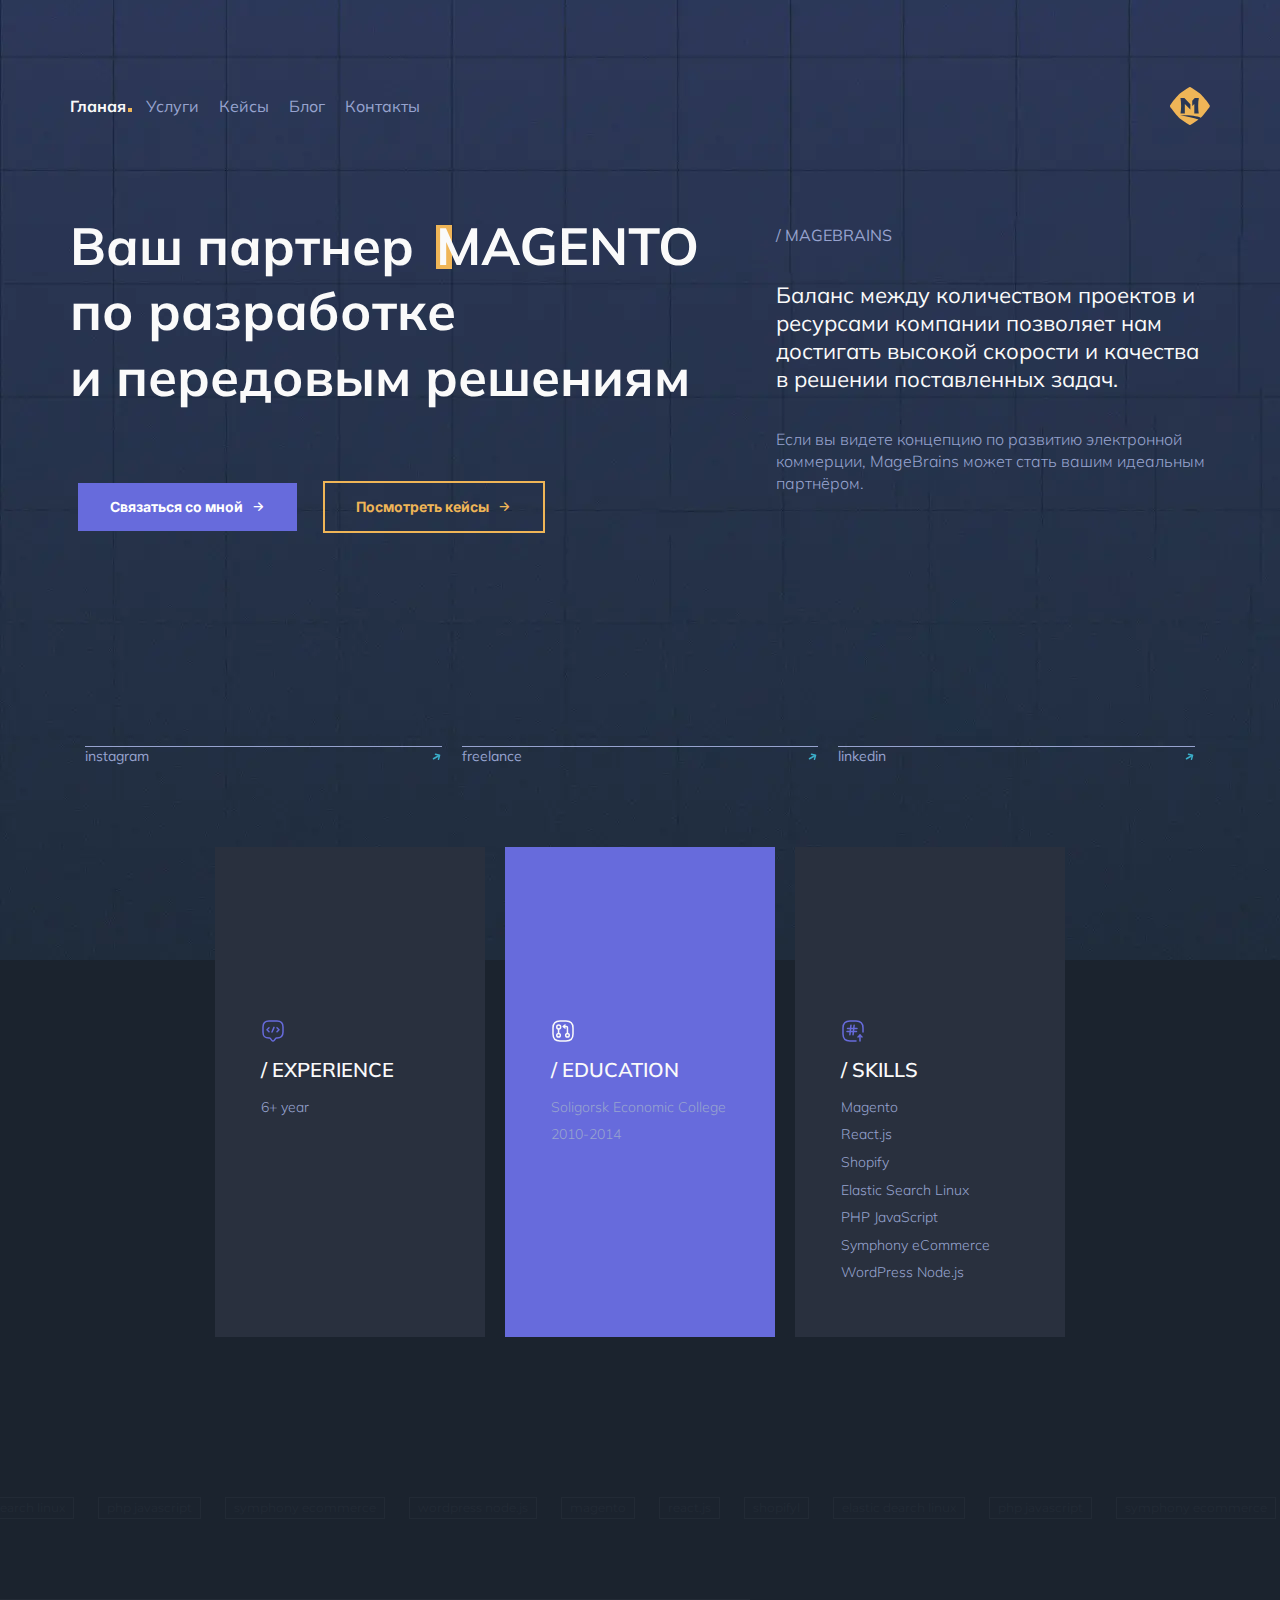
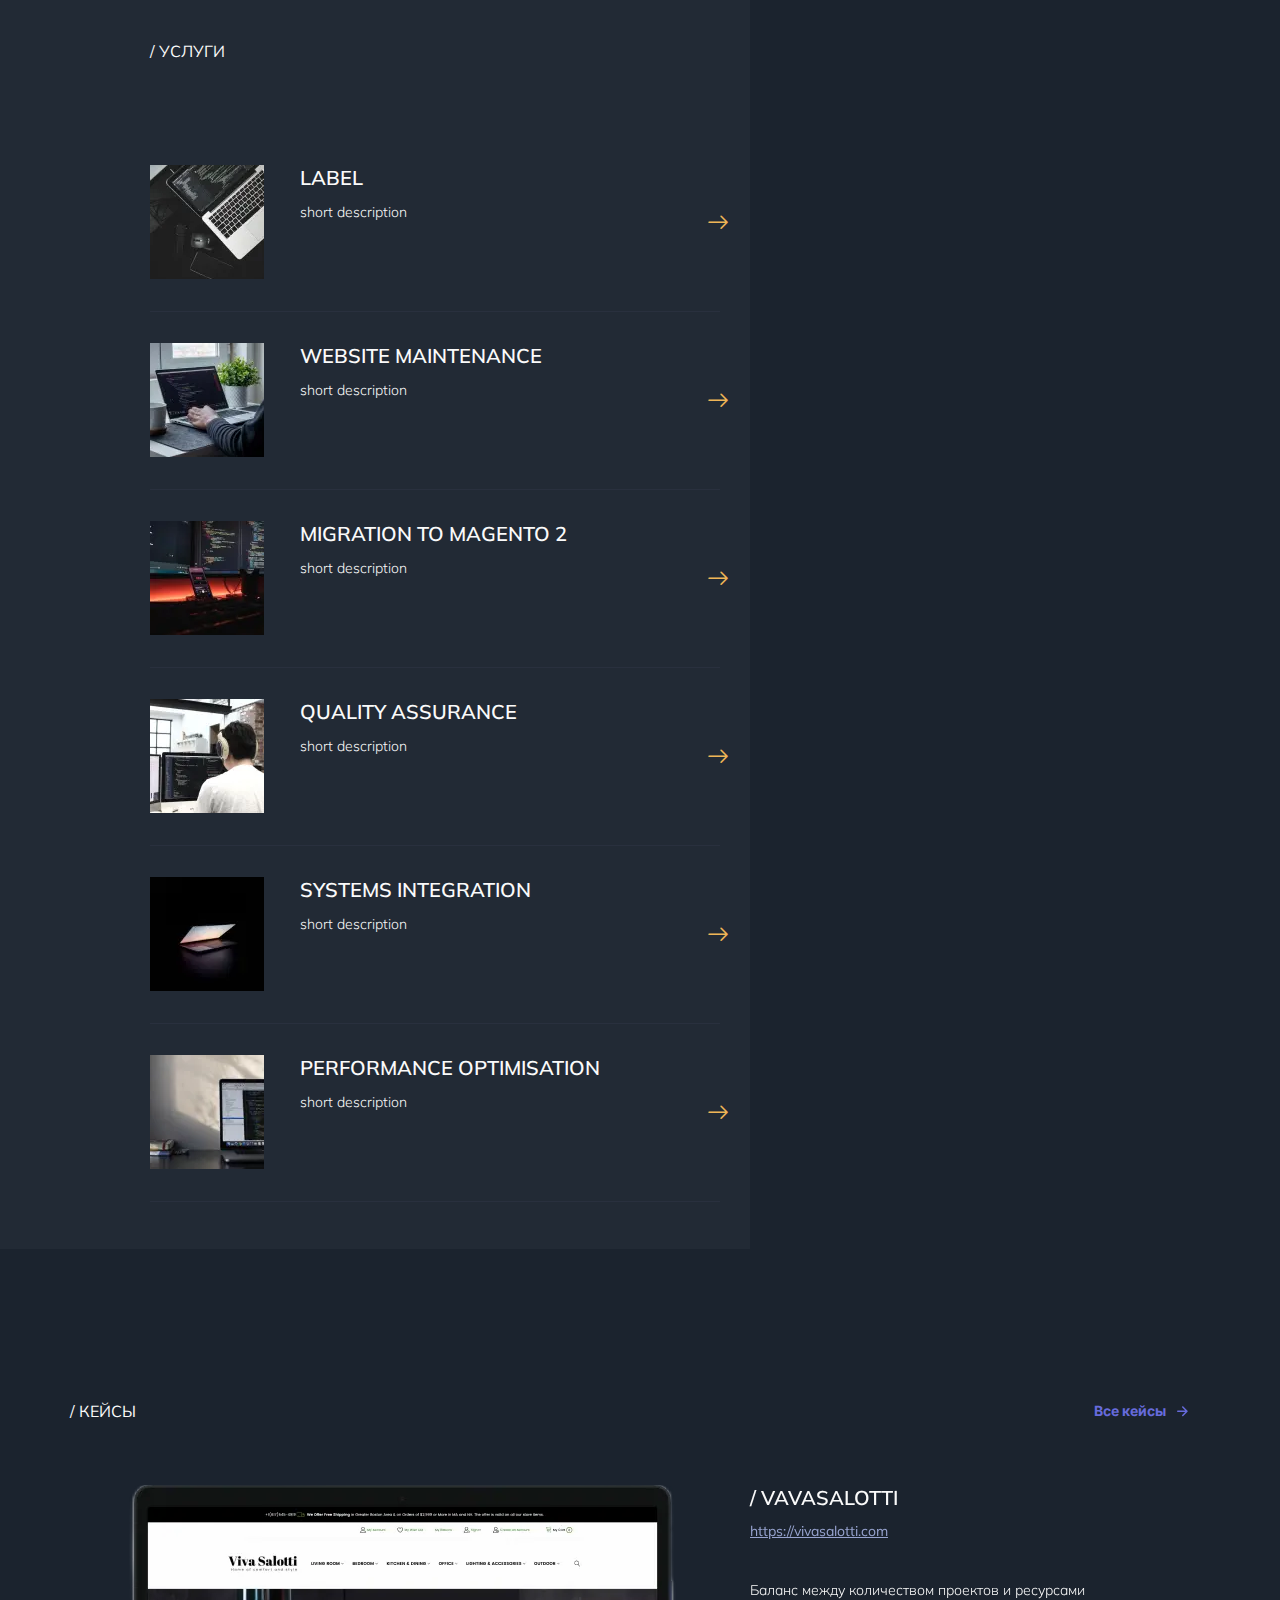
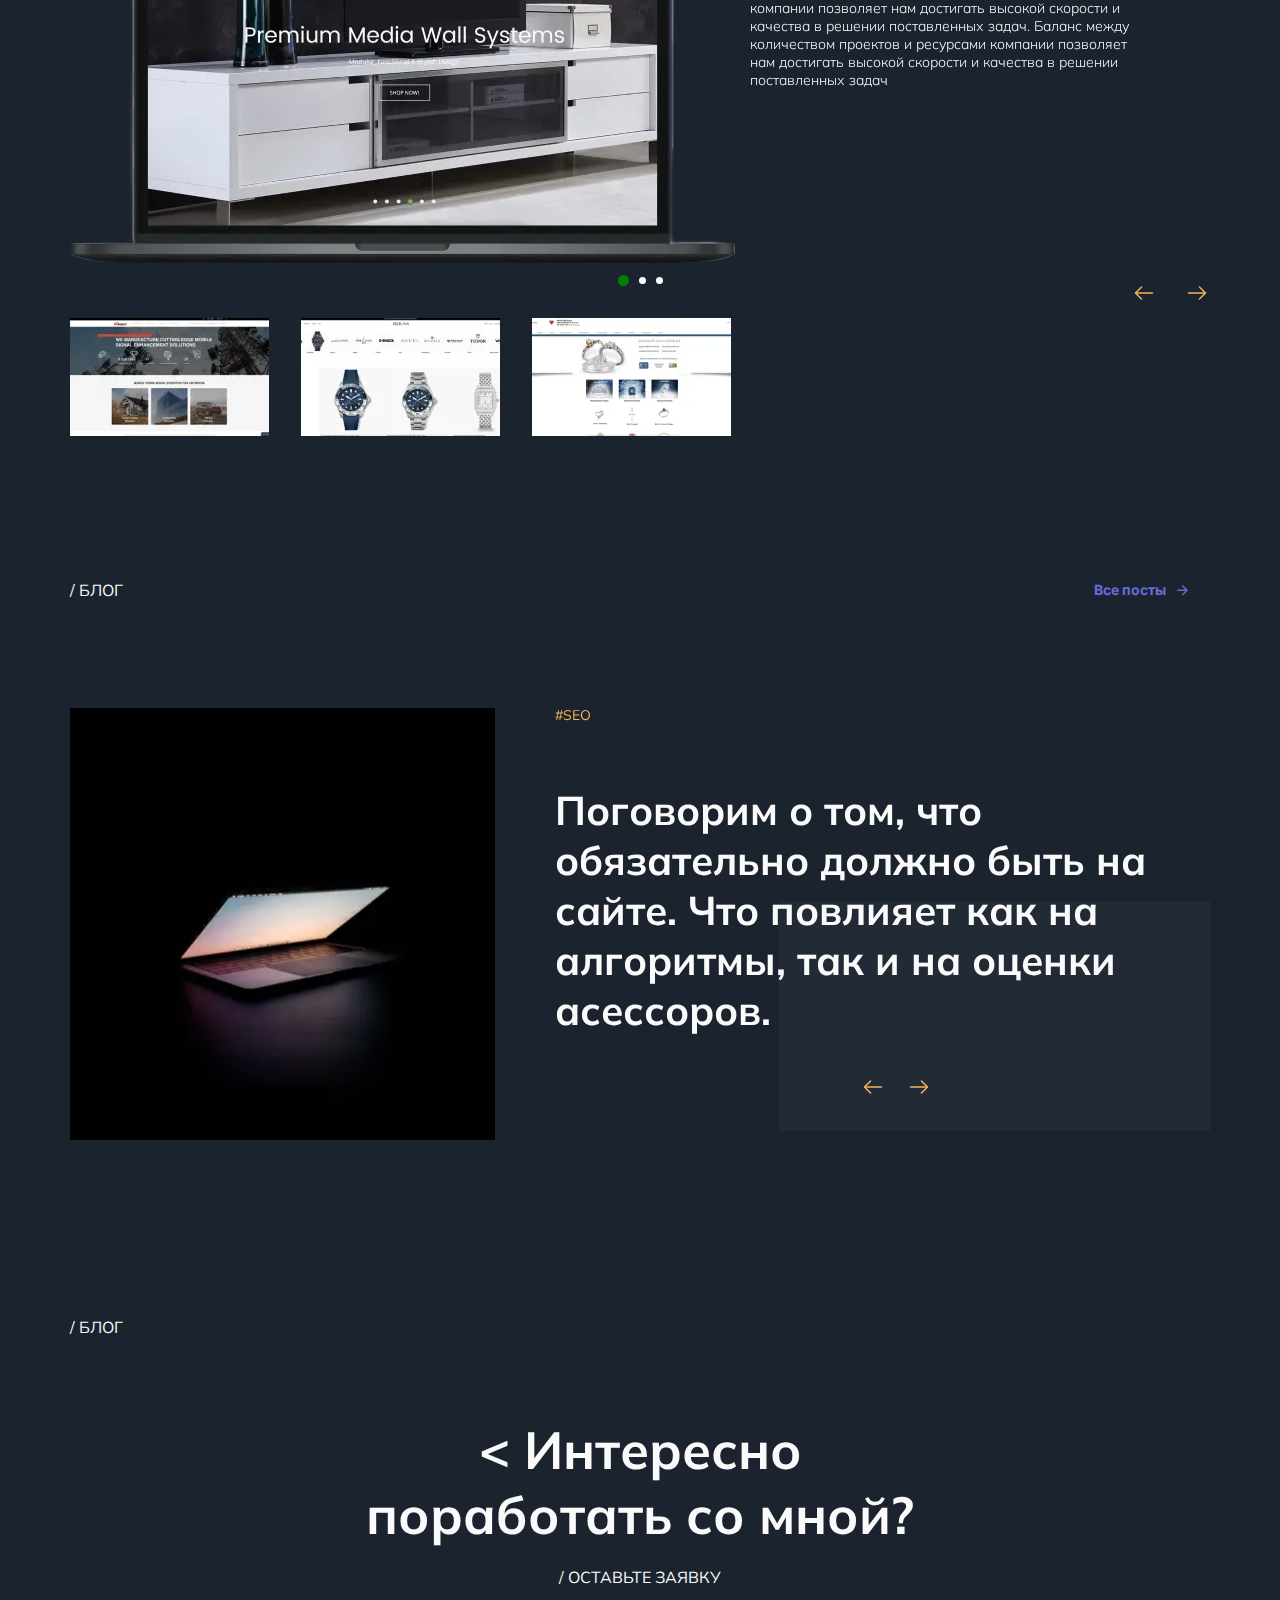
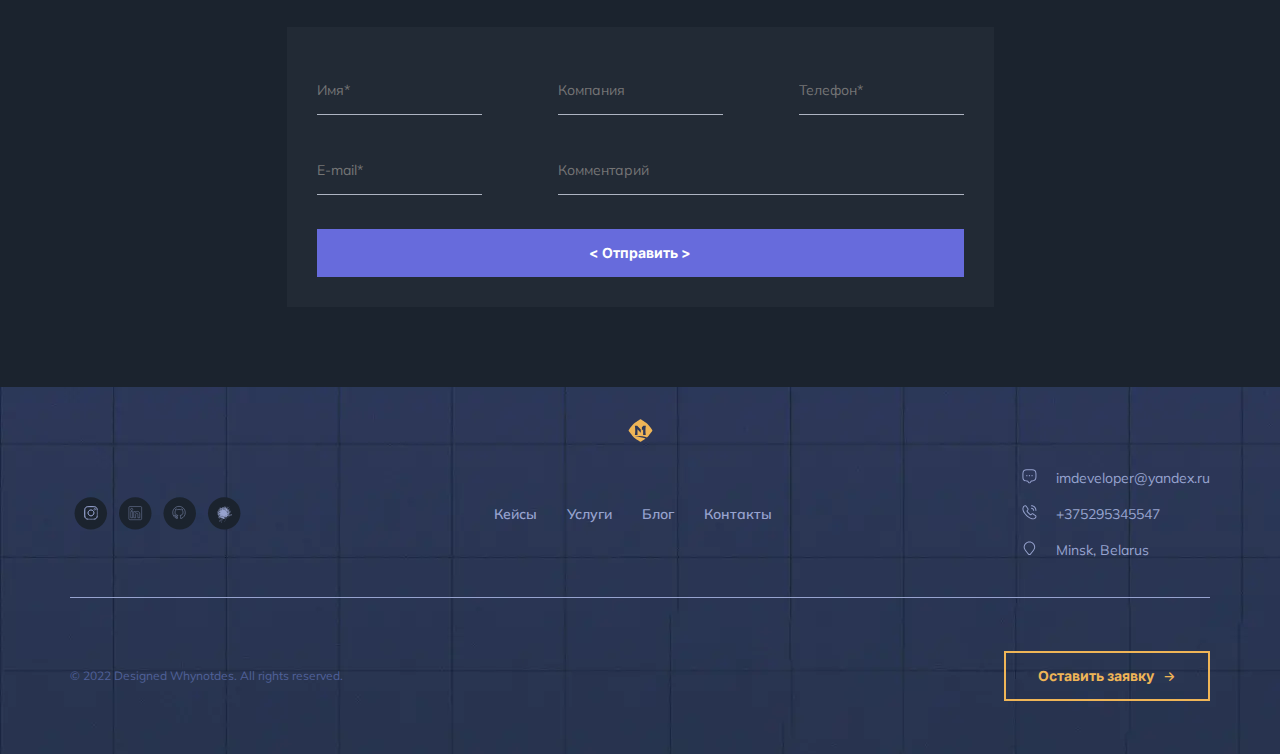
<file: index.html>
<!DOCTYPE html>
<html lang="ru">

<head>
	<title>Главная</title>
	<meta charset="UTF-8" />
	<meta name="format-detection" content="telephone=no" />
	<!-- <style>body{opacity: 0;}</style> -->
	<link rel="stylesheet" href="css/style.min.css?_v=20220823134205" />
	<!-- <meta name="robots" content="noindex, nofollow"> -->
	<meta name="viewport" content="width=device-width, initial-scale=1.0" />

</head>

<body>
	<div class="wrapper">
		<header class="header header-mainbg">
			<div class="header__container">
				<div class="header__wrapper">
					<div class="header__menu menu">
						<button type="button" class="menu__icon icon-menu">
							<span></span>
						</button>
						<nav class="menu__body">
							<ul class="menu__list">
								<li class="menu__item menu__item_active">
									<a href="" class="menu__link">Гланая</a>
								</li>
								<li class="menu__item"><a href="" class="menu__link">Услуги</a></li>
								<li class="menu__item">
									<a href="portfolio.html" class="menu__link">Кейсы</a>
								</li>
								<li class="menu__item"><a href="" class="menu__link">Блог</a></li>
								<li class="menu__item">
									<a href="contact.html" class="menu__link">Контакты</a>
								</li>
							</ul>
						</nav>
					</div>
					<a href="index.html" class="header__logo">
						<img class="header__logo-img -ibg" src="img/header-logo/logo.svg" alt="logo" />
					</a>
				</div>
			</div>
		</header>

		<main class="page">
			<section class="page__main main">
				<div class="main__container">
					<div class="main__body">
						<div class="main__left left">
							<div class="left__body">
								<div class="left__content">
									<div class="left__content-top">
										<h1 class="left__title">Ваш партнер</h1>
										<img class="left__title-logo -ibg" src="img/magento/WhiteYellow.svg" alt="Magento" />
									</div>
									<div class="left__sub-title">
										по разработке<br />
										и передовым решениям
									</div>
								</div>

								<div data-da=".main__right,991.98" class="left__buttons btn">
									<button type="submit" class="btn__contact _icon-arrow-bnt">
										Связаться со мной
									</button>

									<button type="submit" class="btn__case _icon-arrow-bnt">
										Посмотреть кейсы
									</button>
								</div>
							</div>
						</div>
						<div class="main__right right">
							<div class="right__body">
								<div class="right__text-link">/ MAGEBRAINS</div>
								<div class="right__title">
									Баланс между количеством проектов и ресурсами компании
									позволяет нам достигать высокой скорости и качества в
									решении поставленных задач.
								</div>
								<div class="right__sub-title">
									Если вы видете концепцию по развитию электронной коммерции,
									MageBrains может стать вашим идеальным партнёром.
								</div>
							</div>
						</div>
					</div>
					<div class="noise">
						<div class="noise__container">
							<div class="noise__body">
								<div class="noise__content">
									<div class="noise__column">
										<a href="#">instagram</a>
										<img class="noise__column-arrow" src="img/noise/arrow.svg" alt="arrow" />
									</div>
									<div class="noise__column">
										<a href="#">freelance</a>
										<img class="noise__column-arrow" src="img/noise/arrow.svg" alt="arrow" />
									</div>
									<div class="noise__column">
										<a href="#">linkedin</a>
										<img class="noise__column-arrow" src="img/noise/arrow.svg" alt="arrow" />
									</div>
								</div>
							</div>
						</div>
					</div>
				</div>
			</section>

			<section class="page__skills skills">
				<div class="skills__container">
					<div class="skills__columns">
						<div class="skills__column">
							<div class="skills__content">
								<img class="skills__logo" src="img/skills/exp.svg" alt="experience" />
								<div class="skills__title">/ EXPERIENCE</div>
								<a class="skills__text">6+ year</a>
							</div>
						</div>
						<div class="skills__column skills__column-active">
							<div class="skills__content">
								<img class="skills__logo" src="img/skills/educ.svg" alt="education" />
								<div class="skills__title">/ EDUCATION</div>
								<a class="skills__text">Soligorsk Economic College 2010-2014</a>
							</div>
						</div>
						<div class="skills__column">
							<div class="skills__content">
								<img class="skills__logo" src="img/skills/skills.svg" alt="skills" />
								<div class="skills__title">/ SKILLS</div>
								<div class="skills__text">
									<a class="skills__subtext">Magento</a>
									<a class="skills__subtext">React.js</a>
									<a class="skills__subtext">Shopify</a>
									<a class="skills__subtext">Elastic Search Linux</a>
									<a class="skills__subtext">PHP JavaScript</a>
									<a class="skills__subtext">Symphony eCommerce</a>
									<a class="skills__subtext">WordPress Node.js</a>
								</div>
							</div>
						</div>
					</div>
				</div>
			</section>

			<div class="skills__line">
				<div class="skills__line-body">
					<div class="skills__line-text">shopifyl</div>
					<div class="skills__line-text">elastic dearch linux</div>
					<div class="skills__line-text">php javascript</div>
					<div class="skills__line-text">symphony ecommerce</div>
					<div class="skills__line-text">wordpress node.js</div>
					<div class="skills__line-text">magento</div>
					<div class="skills__line-text">react.js</div>
					<div class="skills__line-text">shopifyl</div>
					<div class="skills__line-text">elastic dearch linux</div>
					<div class="skills__line-text">php javascript</div>
					<div class="skills__line-text">symphony ecommerce</div>
					<div class="skills__line-text">wordpress node.js</div>
				</div>
			</div>

			<section class="page__services services">
				<div class="services__main">
					<div class="services__content">
						<div class="services__head">/ услуги</div>
						<div class="services__body">
							<div class="services__row row-left">
								<picture><source srcset="img/services/1.webp" type="image/webp"><img class="row-left__img" src="img/services/1.jpg" alt="services" /></picture>
								<div class="row-left__body">
									<h1 class="row-left__title">Label</h1>
									<div class="row-left__subtitle">short description</div>
								</div>
								<div class="row-left__arrow _icon-arrow-link"></div>
							</div>
							<div class="row-right">
								<div class="row-right__sub-text">
									Whether you need to develop a multifunctional store from
									scratch, improve an existing eCommerce website or put your
									e-store on track, our Magento 2 certified experts deliver
									tailored Magento-based commerce solutions.
								</div>
							</div>
						</div>
						<div class="services__body">
							<div class="services__row row-left">
								<picture><source srcset="img/services/2.webp" type="image/webp"><img class="row-left__img" src="img/services/2.jpg" alt="services" /></picture>
								<div class="row-left__body">
									<h1 class="row-left__title">Website Maintenance</h1>
									<div class="row-left__subtitle">short description</div>
								</div>
								<div class="row-left__arrow _icon-arrow-link"></div>
							</div>
							<div class="row-right">
								<div class="row-right__sub-text">
									Whether you need to develop a multifunctional store from
									scratch, improve an existing eCommerce website or put your
									e-store on track, our Magento 2 certified experts deliver
									tailored Magento-based commerce solutions.
								</div>
							</div>
						</div>
						<div class="services__body">
							<div class="services__row row-left">
								<picture><source srcset="img/services/3.webp" type="image/webp"><img class="row-left__img" src="img/services/3.jpg" alt="services" /></picture>
								<div class="row-left__body">
									<h1 class="row-left__title">Migration to Magento 2</h1>
									<div class="row-left__subtitle">short description</div>
								</div>
								<div class="row-left__arrow _icon-arrow-link"></div>
							</div>
							<div class="row-right">
								<div class="row-right__sub-text">
									Whether you need to develop a multifunctional store from
									scratch, improve an existing eCommerce website or put your
									e-store on track, our Magento 2 certified experts deliver
									tailored Magento-based commerce solutions.
								</div>
							</div>
						</div>
						<div class="services__body">
							<div class="services__row row-left">
								<picture><source srcset="img/services/4.webp" type="image/webp"><img class="row-left__img" src="img/services/4.jpg" alt="services" /></picture>
								<div class="row-left__body">
									<h1 class="row-left__title">Quality Assurance</h1>
									<div class="row-left__subtitle">short description</div>
								</div>
								<div class="row-left__arrow _icon-arrow-link"></div>
							</div>
							<div class="row-right">
								<div class="row-right__sub-text">
									Whether you need to develop a multifunctional store from
									scratch, improve an existing eCommerce website or put your
									e-store on track, our Magento 2 certified experts deliver
									tailored Magento-based commerce solutions.
								</div>
							</div>
						</div>
						<div class="services__body">
							<div class="services__row row-left">
								<picture><source srcset="img/services/5.webp" type="image/webp"><img class="row-left__img" src="img/services/5.jpg" alt="services" /></picture>
								<div class="row-left__body">
									<h1 class="row-left__title">Systems Integration</h1>
									<div class="row-left__subtitle">short description</div>
								</div>
								<div class="row-left__arrow _icon-arrow-link"></div>
							</div>
							<div class="row-right">
								<div class="row-right__sub-text">
									Whether you need to develop a multifunctional store from
									scratch, improve an existing eCommerce website or put your
									e-store on track, our Magento 2 certified experts deliver
									tailored Magento-based commerce solutions.
								</div>
							</div>
						</div>
						<div class="services__body">
							<div class="services__row row-left">
								<picture><source srcset="img/services/6.webp" type="image/webp"><img class="row-left__img" src="img/services/6.jpg" alt="services" /></picture>
								<div class="row-left__body">
									<h1 class="row-left__title">Performance Optimisation</h1>
									<div class="row-left__subtitle">short description</div>
								</div>
								<div class="row-left__arrow _icon-arrow-link"></div>
							</div>
							<div class="row-right">
								<div class="row-right__sub-text">
									Whether you need to develop a multifunctional store from
									scratch, improve an existing eCommerce website or put your
									e-store on track, our Magento 2 certified experts deliver
									tailored Magento-based commerce solutions.
								</div>
							</div>
						</div>
					</div>
				</div>
			</section>

			<section class="page__case cases">
				<div class="cases__container">
					<div class="cases__head">
						<div class="cases__hash">/ кейсы</div>
						<div class="cases__all">
							<div class="cases__btn-text">
								<a href="!#">Все кейсы</a>
							</div>
							<img class="cases__btn-arrow" src="img/cases/arrow-right.svg" alt="arrow" />
						</div>
					</div>
					<div class="cases__main">
						<div class="cases__slider swiper">
							<div class="cases__wrapper swiper-wrapper">
								<div class="cases__slide swiper-slide">
									<div class="cases__body">
										<div class="cases__img">
											<picture><source srcset="img/cases/main.webp" type="image/webp"><img class="cases__img-main" src="img/cases/main.png" alt="case" /></picture>
										</div>
										<div class="cases__content">
											<div class="cases__title">/ Vavasalotti</div>
											<div class="cases__link">
												<a href="https://vivasalotti.com">https://vivasalotti.com</a>
											</div>
											<div class="cases__text-body">
												<div class="cases__sub-text">
													Баланс между количеством проектов и ресурсами
													компании позволяет нам достигать высокой скорости и
													качества в решении поставленных задач. Баланс между
													количеством проектов и ресурсами компании позволяет
													нам достигать высокой скорости и качества в решении
													поставленных задач
												</div>
											</div>
										</div>
									</div>
								</div>
								<div class="cases__slide swiper-slide">
									<div class="cases__body">
										<div class="cases__img">
											<picture><source srcset="img/cases/main.webp" type="image/webp"><img class="cases__img-main" src="img/cases/main.png" alt="case" /></picture>
										</div>
										<div class="cases__content">
											<div class="cases__title">/ Vavasalotti</div>
											<div class="cases__link">
												<a href="https://vivasalotti.com">https://vivasalotti.com</a>
											</div>
											<div class="cases__text-body">
												<div class="cases__sub-text">
													Баланс между количеством проектов и ресурсами
													компании позволяет нам достигать высокой скорости и
													качества в решении поставленных задач. Баланс между
													количеством проектов и ресурсами компании позволяет
													нам достигать высокой скорости и качества в решении
													поставленных задач
												</div>
											</div>
										</div>
									</div>
								</div>
								<div class="cases__slide swiper-slide">
									<div class="cases__body">
										<div class="cases__img">
											<picture><source srcset="img/cases/main.webp" type="image/webp"><img class="cases__img-main" src="img/cases/main.png" alt="case" /></picture>
										</div>
										<div class="cases__content">
											<div class="cases__title">/ Vavasalotti</div>
											<div class="cases__link">
												<a href="https://vivasalotti.com">https://vivasalotti.com</a>
											</div>
											<div class="cases__text-body">
												<div class="cases__sub-text">
													Баланс между количеством проектов и ресурсами
													компании позволяет нам достигать высокой скорости и
													качества в решении поставленных задач. Баланс между
													количеством проектов и ресурсами компании позволяет
													нам достигать высокой скорости и качества в решении
													поставленных задач
												</div>
											</div>
										</div>
									</div>
								</div>
							</div>
							<div class="cases__pagiantion swiper-pagination"></div>
							<div class="cases__slider-btn">
								<button type="button" class="cases__arrow-left swiper-button-prev">
									<img class="cases__arrow-btn-right" src="img/cases/arrow-slaider-right.svg" alt="arrow" />
								</button>
								<button type="button" class="cases__arrow-right swiper-button-next">
									<img class="cases__arrow-btn-right" src="img/cases/arrow-slaider-right.svg" alt="arrow" />
								</button>
							</div>
						</div>

						<div class="cases__sub-img">
							<div class="cases__sub-column cases__bottom">
								<picture><source srcset="img/cases/1.webp" type="image/webp"><img class="cases__bottom-img" src="img/cases/1.jpg" alt="case" /></picture>
								<picture><source srcset="img/cases/2.webp" type="image/webp"><img class="cases__bottom-img" src="img/cases/2.jpg" alt="case" /></picture>
								<picture><source srcset="img/cases/3.webp" type="image/webp"><img class="cases__bottom-img" src="img/cases/3.jpg" alt="case" /></picture>
							</div>
						</div>
					</div>
				</div>
			</section>

			<section class="page__blog blog">
				<div class="blog__container">
					<div class="cases__head">
						<div class="cases__hash">/ блог</div>
						<div class="cases__all">
							<div class="cases__btn-text">
								<a href="#">Все посты</a>
							</div>
							<img class="cases__btn-arrow" src="img/cases/arrow-right.svg" alt="arrow" />
						</div>
					</div>
					<div class="blog__main">
						<div class="blog__slider swiper">
							<div class="blog__wrapper swiper-wrapper">
								<div class="blog__slide swiper-slide">
									<div class="blog__body">
										<div class="blog__img">
											<picture><source srcset="img/blog/1.webp" type="image/webp"><img class="blog__img-main" src="img/blog/1.jpg" alt="blog" /></picture>
										</div>
										<div class="blog__content">
											<div class="blog__seo">#SEO</div>
											<div class="blog__title">
												Поговорим о том, что обязательно должно быть на сайте.
												Что повлияет как на алгоритмы, так и на оценки
												асессоров.
											</div>
										</div>
									</div>
								</div>
							</div>
							<div class="blog__slider-btn">
								<button type="button" class="blog__slider-left swiper-button-prev">
									<img class="blog__arrow-btn-right" src="img/cases/arrow-slaider-right.svg" alt="arrow" />
								</button>
								<button type="button" class="blog__slider-right swiper-button-next">
									<img class="blog__arrow-btn-right" src="img/cases/arrow-slaider-right.svg" alt="arrow" />
								</button>
							</div>
						</div>
					</div>
				</div>
			</section>

			<section class="page__contacts contacts">
				<div class="contacts__container">
					<div class="cases__head">
						<div class="cases__hash">/ блог</div>
					</div>
					<div class="contacts__main">
						<div class="contacts__body">
							<div class="contacts__text">
								<div class="contacts__title">
									< Интересно<br />
									поработать со мной?
								</div>
								<div class="contacts__sub-title">/ оставьте заявку</div>
							</div>

							<div class="contacts__form">
								<form name="formsend" class="form" action="#">
									<div class="form__inputs">
										<input autocomplete="off" type="text" name="inp" placeholder="Имя*" class="form-input" />
										<input autocomplete="off" type="text" name="inp" placeholder="Компания" class="form-input" />
										<input autocomplete="off" type="text" name="inp" placeholder="Телефон*" class="form-input" />
										<input autocomplete="off" type="text" name="inp" placeholder="E-mail*" class="form-input" data-required="email" />
										<input autocomplete="off" type="text" name="inp" placeholder="Комментарий" class="form-input" />
										<button type="submit" class="form__button">
											<&nbsp;Отправить&nbsp;>
										</button>
									</div>
								</form>
							</div>
						</div>
					</div>
				</div>
			</section>
		</main>
		<footer class="footer">
			<div class="footer__container">
				<div class="footer__main">
					<div class="footer__body">
						<a class="footer__logo" href=""><img src="img/footer/logo.svg" alt="logo" /></a>
						<div class="footer__socials">
							<a class="footer__social" href=""><img src="img/footer/insta.svg" alt="instagram" /></a>
							<a class="footer__social" href=""><img src="img/footer/linkedin.svg" alt="linkedin" /></a>
							<a class="footer__social" href=""><img src="img/footer/github.svg" alt="github" /></a>
							<a class="footer__social" href=""><img src="img/footer/another.svg" alt="another" /></a>
						</div>
						<div class="footer__headers">
							<a class="footer__cases" href="">Кейсы</a>
							<a class="footer__service" href="">Услуги</a>
							<a class="footer__blog" href="">Блог</a>
							<a class="footer__contact" href="">Контакты</a>
						</div>
						<div class="footer__contacts">
							<div class="footer__items">
								<a class="footer__item footer__item_message" href="mailto:imdeveloper@yandex.ru">imdeveloper@yandex.ru</a>
								<a class="footer__item footer__item_phone" href="tel:+375295345547">+375295345547</a>
								<a class="footer__item footer__item_location" href="#">Minsk, Belarus</a>
							</div>
						</div>
					</div>
				</div>
				<div class="footer__bottom">
					<div class="footer__bottom-body">
						<div class="footer__bottom-corp">
							© 2022 Designed Whynotdes. All rights reserved.
						</div>
						<div class="footer__bottom-button">Оставить заявку</div>
					</div>
				</div>
			</div>
		</footer>

	</div>
	<!-- <div id="popup" aria-hidden="true" class="popup">
	<div class="popup__wrapper">
		<div class="popup__content">
			<button data-close type="button" class="popup__close">Закрыть</button>
			<div class="popup__text">
				Text
			</div>
		</div>
	</div>
</div> -->
	<script src="js/app.min.js?_v=20220823134205"></script>



</body>

</html>
</file>
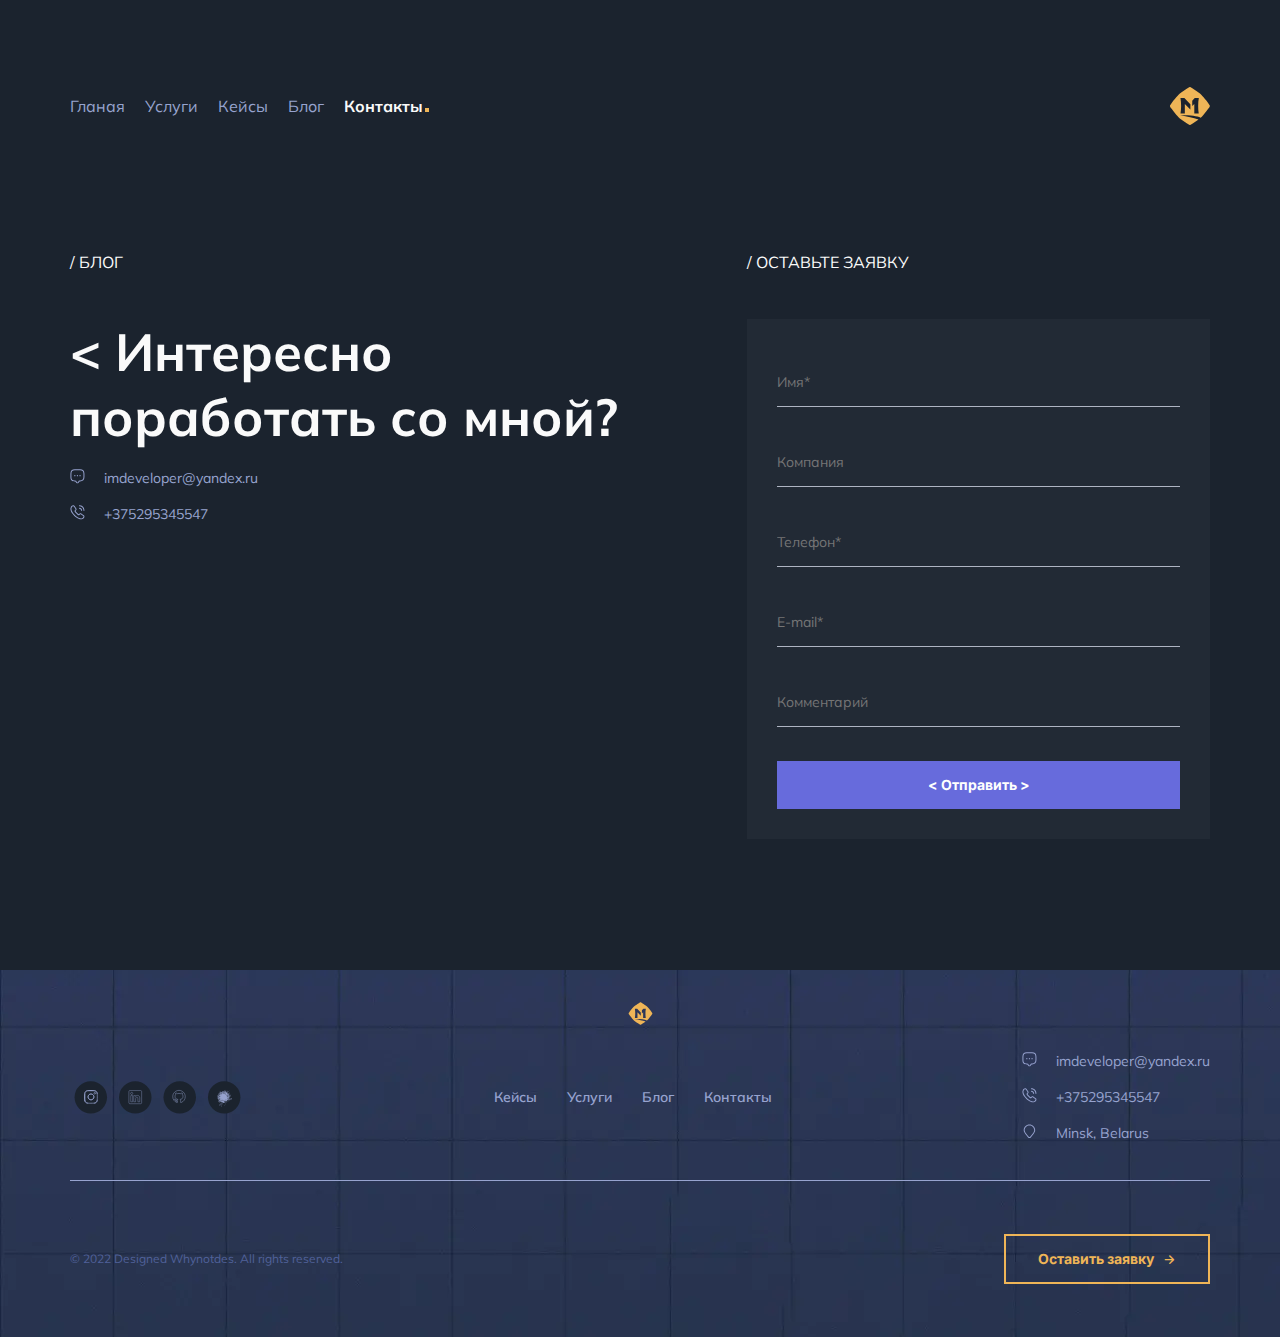
<file: contact.html>
<!DOCTYPE html>
<html lang="ru">

<head>
	<title>Контакты</title>
	<meta charset="UTF-8" />
	<meta name="format-detection" content="telephone=no" />
	<!-- <style>body{opacity: 0;}</style> -->
	<link rel="stylesheet" href="css/style.min.css?_v=20220823134205" />
	<!-- <meta name="robots" content="noindex, nofollow"> -->
	<meta name="viewport" content="width=device-width, initial-scale=1.0" />

</head>

<body>
	<div class="wrapper">
		<div class="inner-wrapper__contact">
			<header class="header">
				<div class="header__container">
					<div class="header__wrapper">
						<div class="header__menu menu">
							<button type="button" class="menu__icon icon-menu">
								<span></span>
							</button>
							<nav class="menu__body">
								<ul class="menu__list">
									<li class="menu__item">
										<a href="index.html" class="menu__link">Гланая</a>
									</li>
									<li class="menu__item">
										<a href="" class="menu__link">Услуги</a>
									</li>
									<li class="menu__item">
										<a href="portfolio.html" class="menu__link">Кейсы</a>
									</li>
									<li class="menu__item">
										<a href="" class="menu__link">Блог</a>
									</li>
									<li class="menu__item">
										<a href="" class="menu__link menu__item_active">Контакты</a>
									</li>
								</ul>
							</nav>
						</div>
						<a href="index.html" class="header__logo">
							<img class="header__logo-img -ibg" src="img/header-logo/logo.svg" alt="logo" />
						</a>
					</div>
				</div>
			</header>
			<main class="page">
				<section class="page__contacts-contact contacts">
					<div class="contacts__container">
						<div class="cases__head-contact">
							<div class="cases__hash-contact">/ блог</div>

							<a class="cases__btn-contact" href="!#">/ оставьте заявку</a>
						</div>

						<div class="contacts__main-contact">
							<div class="contacts__body-contact">
								<div class="contacts__text-contact">
									<div class="contacts__title-contact">
										< Интересно<br />
										поработать со мной?
									</div>
									<div class="footer__contacts">
										<div class="footer__items">
											<a class="footer__item footer__item_message" href="mailto:imdeveloper@yandex.ru">imdeveloper@yandex.ru</a>
											<a class="footer__item footer__item_phone" href="tel:+375295345547">+375295345547</a>
										</div>
									</div>
								</div>
								<a class="cases__btn-contact-adaptive" href="!#">/ оставьте заявку</a <div class="contats__form-contact">
								<form name="formsend" class="form-contact" action="#">
									<div class="form-contact__inputs">
										<input autocomplete="off" type="text" name="inp" placeholder="Имя*" class="form-input" />
										<input autocomplete="off" type="text" name="inp" placeholder="Компания" class="form-input" />
										<input autocomplete="off" type="text" name="inp" placeholder="Телефон*" class="form-input" />
										<input autocomplete="off" type="text" name="inp" placeholder="E-mail*" class="form-input" data-required="email" />
										<input autocomplete="off" type="text" name="inp" placeholder="Комментарий" class="form-input" />
										<button type="submit" class="form__button">
											<&nbsp;Отправить&nbsp;>
										</button>
									</div>
								</form>
							</div>
						</div>
					</div>
		</div>
		</section>
		</main>
	</div>

	<footer class="footer">
		<div class="footer__container">
			<div class="footer__main">
				<div class="footer__body">
					<a class="footer__logo" href=""><img src="img/footer/logo.svg" alt="logo" /></a>
					<div class="footer__socials">
						<a class="footer__social" href=""><img src="img/footer/insta.svg" alt="instagram" /></a>
						<a class="footer__social" href=""><img src="img/footer/linkedin.svg" alt="linkedin" /></a>
						<a class="footer__social" href=""><img src="img/footer/github.svg" alt="github" /></a>
						<a class="footer__social" href=""><img src="img/footer/another.svg" alt="another" /></a>
					</div>
					<div class="footer__headers">
						<a class="footer__cases" href="">Кейсы</a>
						<a class="footer__service" href="">Услуги</a>
						<a class="footer__blog" href="">Блог</a>
						<a class="footer__contact" href="">Контакты</a>
					</div>
					<div class="footer__contacts">
						<div class="footer__items">
							<a class="footer__item footer__item_message" href="mailto:imdeveloper@yandex.ru">imdeveloper@yandex.ru</a>
							<a class="footer__item footer__item_phone" href="tel:+375295345547">+375295345547</a>
							<a class="footer__item footer__item_location" href="#">Minsk, Belarus</a>
						</div>
					</div>
				</div>
			</div>
			<div class="footer__bottom">
				<div class="footer__bottom-body">
					<div class="footer__bottom-corp">
						© 2022 Designed Whynotdes. All rights reserved.
					</div>
					<div class="footer__bottom-button">Оставить заявку</div>
				</div>
			</div>
		</div>
	</footer>

	</div>
	<!-- <div id="popup" aria-hidden="true" class="popup">
	<div class="popup__wrapper">
		<div class="popup__content">
			<button data-close type="button" class="popup__close">Закрыть</button>
			<div class="popup__text">
				Text
			</div>
		</div>
	</div>
</div> -->
	<script src="js/app.min.js?_v=20220823134205"></script>



</body>

</html>
</file>
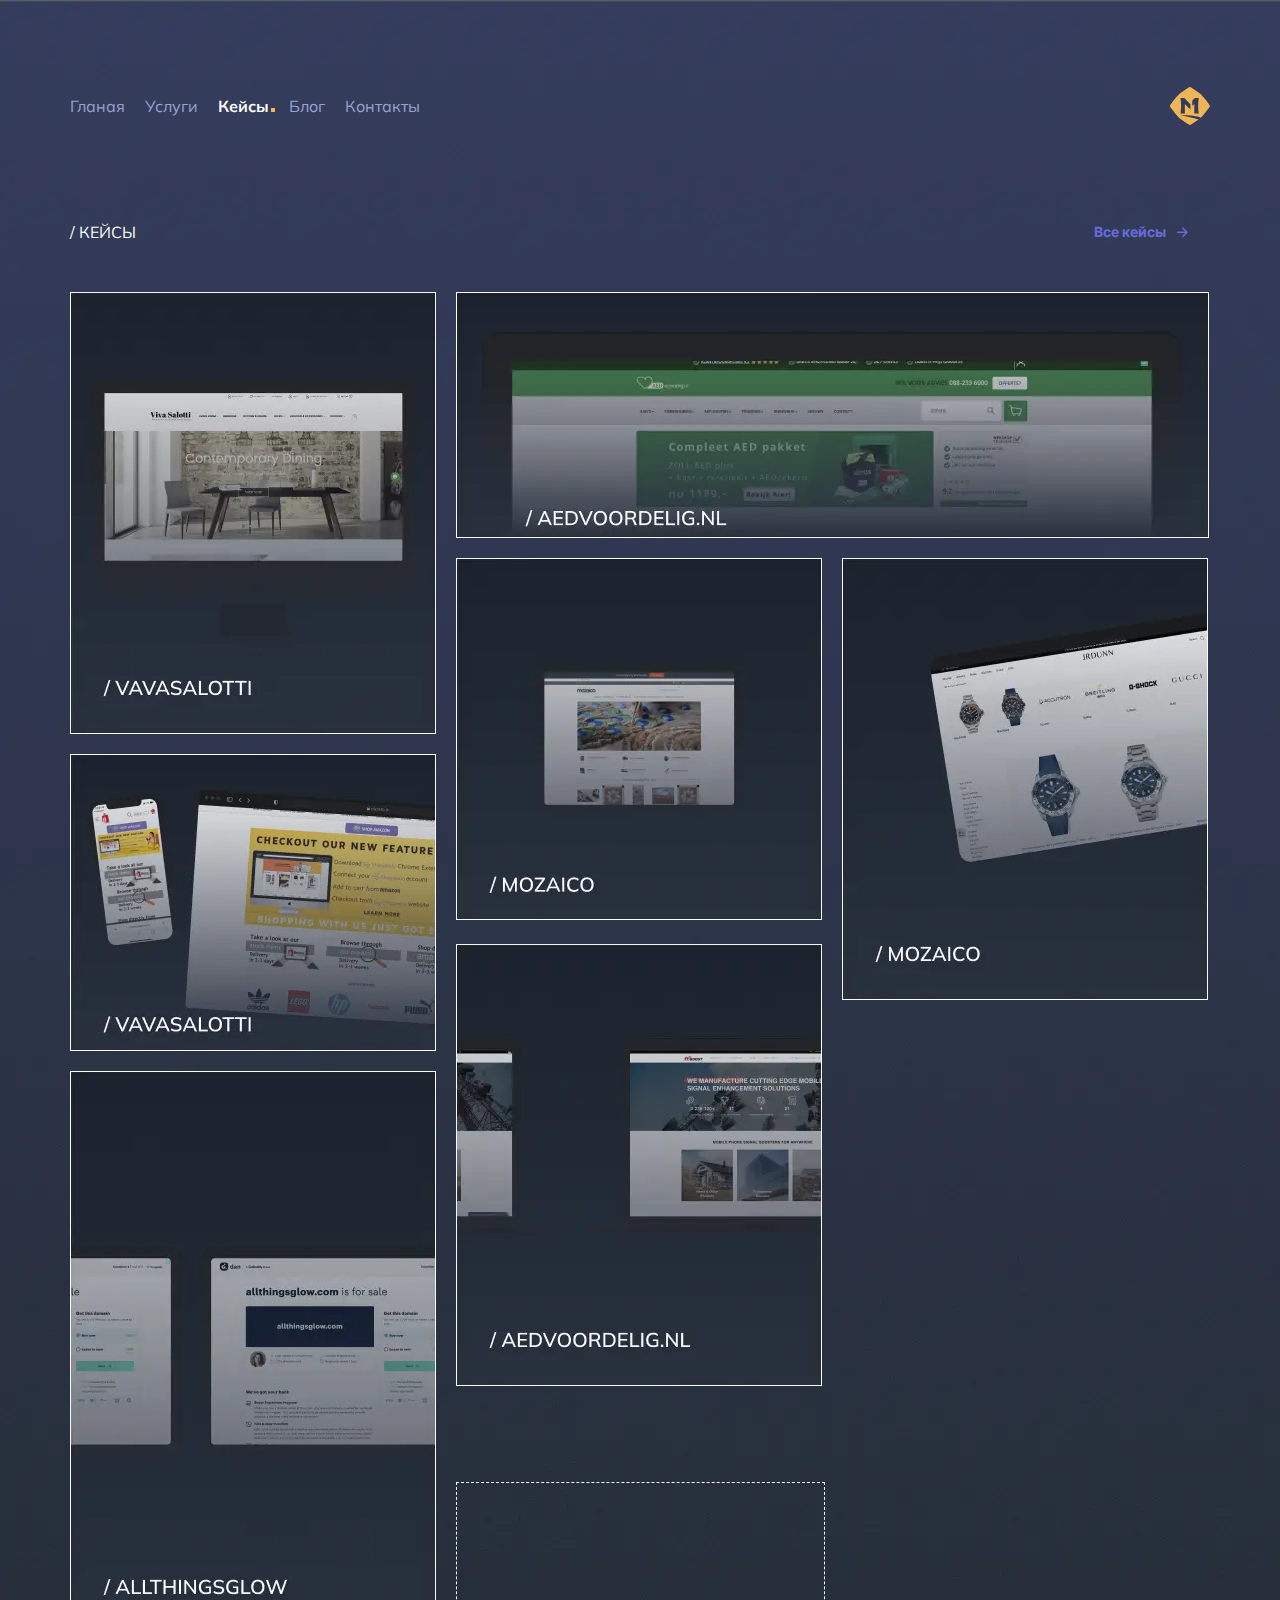
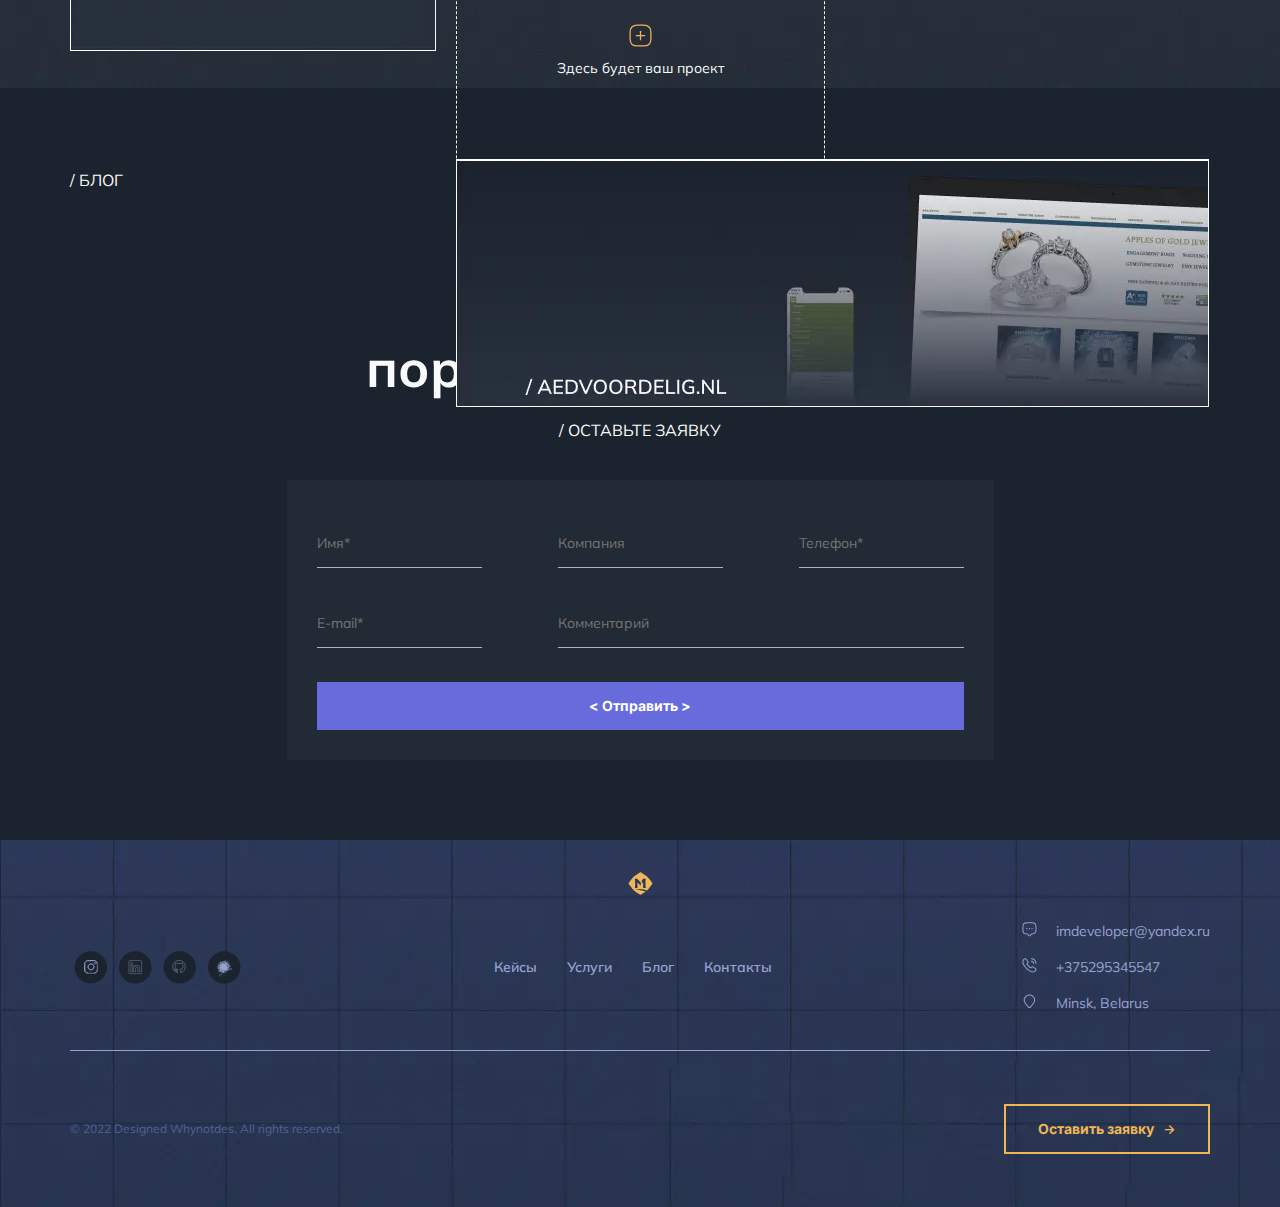
<file: portfolio.html>
<!DOCTYPE html>
<html lang="ru">

<head>
	<title>Портфолио</title>
	<meta charset="UTF-8" />
	<meta name="format-detection" content="telephone=no" />
	<!-- <style>body{opacity: 0;}</style> -->
	<link rel="stylesheet" href="css/style.min.css?_v=20220823134205" />
	<!-- <meta name="robots" content="noindex, nofollow"> -->
	<meta name="viewport" content="width=device-width, initial-scale=1.0" />

</head>

<body>
	<div class="wrapper">
		<div class="inner-wrapper">
			<header class="header">
				<div class="header__container">
					<div class="header__wrapper">
						<div class="header__menu menu">
							<button type="button" class="menu__icon icon-menu">
								<span></span>
							</button>
							<nav class="menu__body">
								<ul class="menu__list">
									<li class="menu__item">
										<a href="index.html" class="menu__link">Гланая</a>
									</li>
									<li class="menu__item">
										<a href="" class="menu__link">Услуги</a>
									</li>
									<li class="menu__item menu__item_active">
										<a href="portfolio.html" class="menu__link">Кейсы</a>
									</li>
									<li class="menu__item">
										<a href="" class="menu__link">Блог</a>
									</li>
									<li class="menu__item">
										<a href="contact.html" class="menu__link">Контакты</a>
									</li>
								</ul>
							</nav>
						</div>
						<a href="index.html" class="header__logo">
							<img class="header__logo-img -ibg" src="img/header-logo/logo.svg" alt="logo" />
						</a>
					</div>
				</div>
			</header>
			<main class="page">
				<section class="page__portfolio portfolio">
					<div class="portfolio__container">
						<div class="cases__head">
							<div class="cases__hash">/ кейсы</div>
							<div class="cases__all">
								<div class="cases__btn-text">
									<a href="!#">Все кейсы</a>
								</div>
								<img class="cases__btn-arrow" src="img/cases/arrow-right.svg" alt="arrow" />
							</div>
						</div>

						<div class="portfolio__main">
							<div class="portfolio__columns">
								<div class="portfolio__column-left">
									<a class="portfolio__item-left1" href=""><picture><source srcset="img/portfolio/1.webp" type="image/webp"><img class="portfolio__item-img" src="img/portfolio/1.jpg" alt="portfolio" /></picture></a>
									<a class="portfolio__item-left2" href=""><picture><source srcset="img/portfolio/3.webp" type="image/webp"><img class="portfolio__item-img" src="img/portfolio/3.jpg" alt="portfolio" /></picture></a>
									<a class="portfolio__item-left3" href=""><picture><source srcset="img/portfolio/6.webp" type="image/webp"><img class="portfolio__item-img" src="img/portfolio/6.jpg" alt="portfolio" /></picture></a>
								</div>
								<div class="portfolio__column-right">
									<a class="portfolio__item-right1" href=""><picture><source srcset="img/portfolio/2.webp" type="image/webp"><img class="portfolio__item-img" src="img/portfolio/2.jpg" alt="portfolio" /></picture></a>

									<a class="portfolio__item-right2" href=""><picture><source srcset="img/portfolio/4.webp" type="image/webp"><img class="portfolio__item-img" src="img/portfolio/4.jpg" alt="portfolio" /></picture></a>
									<a class="portfolio__item-right3" href=""><picture><source srcset="img/portfolio/5.webp" type="image/webp"><img class="portfolio__item-img" src="img/portfolio/5.jpg" alt="portfolio" /></picture></a>

									<a class="portfolio__item-right4" href=""><picture><source srcset="img/portfolio/7.webp" type="image/webp"><img class="portfolio__item-img4" src="img/portfolio/7.jpg" alt="portfolio" /></picture></a>
									<div class="portfolio__item-right6">
										<img class="portfolio__item-add" src="img/portfolio/add.svg" alt="add" />
										<div class="portfolio__item-text">
											Здесь будет ваш проект
										</div>
									</div>
									<a class="portfolio__item-right5" href=""><picture><source srcset="img/portfolio/8.webp" type="image/webp"><img class="portfolio__item-img" src="img/portfolio/8.jpg" alt="portfolio" /></picture></a>
								</div>
							</div>
						</div>
					</div>
				</section>
				<section class="page__contacts contacts">
					<div class="contacts__container">
						<div class="cases__head">
							<div class="cases__hash">/ блог</div>
						</div>
						<div class="contacts__main">
							<div class="contacts__body">
								<div class="contacts__text">
									<div class="contacts__title">
										< Интересно<br />
										поработать со мной?
									</div>
									<div class="contacts__sub-title">/ оставьте заявку</div>
								</div>
								<div class="contacts__form">
									<form name="formsend" class="form" action="#">
										<div class="form__inputs">
											<input autocomplete="off" type="text" name="inp" placeholder="Имя*" class="form-input" />
											<input autocomplete="off" type="text" name="inp" placeholder="Компания" class="form-input" />
											<input autocomplete="off" type="text" name="inp" placeholder="Телефон*" class="form-input" />
											<input autocomplete="off" type="text" name="inp" placeholder="E-mail*" class="form-input" data-required="email" />
											<input autocomplete="off" type="text" name="inp" placeholder="Комментарий" class="form-input" />
											<button type="submit" class="form__button">
												<&nbsp;Отправить&nbsp;>
											</button>
										</div>
									</form>
								</div>
							</div>
						</div>
					</div>
				</section>
			</main>
		</div>

		<footer class="footer">
			<div class="footer__container">
				<div class="footer__main">
					<div class="footer__body">
						<a class="footer__logo" href=""><img src="img/footer/logo.svg" alt="logo" /></a>
						<div class="footer__socials">
							<a class="footer__social" href=""><img src="img/footer/insta.svg" alt="instagram" /></a>
							<a class="footer__social" href=""><img src="img/footer/linkedin.svg" alt="linkedin" /></a>
							<a class="footer__social" href=""><img src="img/footer/github.svg" alt="github" /></a>
							<a class="footer__social" href=""><img src="img/footer/another.svg" alt="another" /></a>
						</div>
						<div class="footer__headers">
							<a class="footer__cases" href="">Кейсы</a>
							<a class="footer__service" href="">Услуги</a>
							<a class="footer__blog" href="">Блог</a>
							<a class="footer__contact" href="">Контакты</a>
						</div>
						<div class="footer__contacts">
							<div class="footer__items">
								<a class="footer__item footer__item_message" href="mailto:imdeveloper@yandex.ru">imdeveloper@yandex.ru</a>
								<a class="footer__item footer__item_phone" href="tel:+375295345547">+375295345547</a>
								<a class="footer__item footer__item_location" href="#">Minsk, Belarus</a>
							</div>
						</div>
					</div>
				</div>
				<div class="footer__bottom">
					<div class="footer__bottom-body">
						<div class="footer__bottom-corp">
							© 2022 Designed Whynotdes. All rights reserved.
						</div>
						<div class="footer__bottom-button">Оставить заявку</div>
					</div>
				</div>
			</div>
		</footer>

	</div>
	<!-- <div id="popup" aria-hidden="true" class="popup">
	<div class="popup__wrapper">
		<div class="popup__content">
			<button data-close type="button" class="popup__close">Закрыть</button>
			<div class="popup__text">
				Text
			</div>
		</div>
	</div>
</div> -->
	<script src="js/app.min.js?_v=20220823134205"></script>



</body>

</html>
</file>
<file: css/style.min.css>
@charset "UTF-8";@import url('https://fonts.googleapis.com/css2?family=Inter:wght@700&family=Montserrat&family=Mulish:wght@300;400;500;600;700&display=swap');@font-face{font-family:icons;font-display:swap;src:url(../fonts/icons.woff2) format("woff2"),url(../fonts/icons.woff) format("woff");font-weight:400;font-style:normal}.footer__bottom-button::after,[class*=_icon-]:after{font-family:icons;font-style:normal;font-weight:400;font-variant:normal;text-transform:none;line-height:1;-webkit-font-smoothing:antialiased;-moz-osx-font-smoothing:grayscale}[class*=_icon-]:after{display:block;margin-left:.5rem}._icon-arrow-bnt:after{content:"\e900"}._icon-arrow-link:after{content:"\e901"}*{padding:0;margin:0;border:0}*,:after,:before{-webkit-box-sizing:border-box;box-sizing:border-box}body,html{height:100%;min-width:320px}body{color:#1b232e;line-height:1;font-family:Mulish;font-size:.875rem;-ms-text-size-adjust:100%;-moz-text-size-adjust:100%;-webkit-text-size-adjust:100%;-webkit-font-smoothing:antialiased;-moz-osx-font-smoothing:grayscale}button,input,textarea{font-family:Mulish;font-size:inherit}button{cursor:pointer;color:inherit;background-color:inherit}a{color:inherit}a:link,a:visited{text-decoration:none}a:hover{text-decoration:none}ul li{list-style:none}img{vertical-align:top}h1,h2,h3,h4,h5,h6{font-weight:inherit;font-size:inherit}body{background:#1b232e}.lock body{overflow:hidden;-ms-touch-action:none;touch-action:none}.wrapper{min-height:100%;display:-webkit-box;display:-ms-flexbox;display:flex;-webkit-box-orient:vertical;-webkit-box-direction:normal;-ms-flex-direction:column;flex-direction:column;overflow:hidden}.wrapper>main{-webkit-box-flex:1;-ms-flex:1 1 auto;flex:1 1 auto}.wrapper>*{min-width:0}[class*=__container]{max-width:71.25rem;-webkit-box-sizing:content-box;box-sizing:content-box;margin:0 auto;padding:0 .9375rem}[class*=-ibg]{position:relative}[class*=-ibg] img{position:absolute;width:100%;height:100%;top:0;left:0;-o-object-fit:cover;object-fit:cover}[class*=-ibg_contain] img{-o-object-fit:contain;object-fit:contain}.contacts__text{display:-webkit-box;display:-ms-flexbox;display:flex;-webkit-box-orient:vertical;-webkit-box-direction:normal;-ms-flex-direction:column;flex-direction:column;-webkit-box-pack:center;-ms-flex-pack:center;justify-content:center}.icon-menu{display:none}.header{min-width:150px;position:relative}@supports (padding-top:clamp(1.5625rem ,0.1272058824rem + 7.1764705882vw ,5.375rem)){.header{padding-top:clamp(1.5625rem ,.1272058824rem + 7.1764705882vw ,5.375rem)}}@supports not (padding-top:clamp(1.5625rem ,0.1272058824rem + 7.1764705882vw ,5.375rem)){.header{padding-top:calc(1.5625rem + 3.8125 * (100vw - 20rem)/ 53.125)}}@supports (padding-bottom:clamp(1.5625rem ,1.0683823529rem + 2.4705882353vw ,2.875rem)){.header{padding-bottom:clamp(1.5625rem ,1.0683823529rem + 2.4705882353vw ,2.875rem)}}@supports not (padding-bottom:clamp(1.5625rem ,1.0683823529rem + 2.4705882353vw ,2.875rem)){.header{padding-bottom:calc(1.5625rem + 1.3125 * (100vw - 20rem)/ 53.125)}}.header__wrapper{display:-webkit-box;display:-ms-flexbox;display:flex;-webkit-box-pack:justify;-ms-flex-pack:justify;justify-content:space-between;-webkit-box-align:center;-ms-flex-align:center;align-items:center}.header__logo-img{width:2.5rem;height:2.5rem;z-index:5}.header-mainbg{position:relative}.no-webp .header-mainbg::before{background:url(../img/main/cover.jpg) 0 0 no-repeat}.header-mainbg::before{content:"";position:absolute;width:100%;height:1121px;top:0;left:0;z-index:-1}.menu__list{display:-webkit-box;display:-ms-flexbox;display:flex}.menu__list>:not(:last-child){margin:0 20px 0 0}.menu__item{font-weight:400;font-size:1rem;line-height:1.25;color:#97a3cf}.menu__item_active{font-weight:700;color:#fafafa;position:relative}.menu__item_active::after{content:"";position:absolute;width:.25rem;height:.25rem;right:-6px;bottom:3.8px;background:#efb557}.menu:hover{color:#676bdc}.no-webp .footer{background:url(../img/main/cover.jpg) 0 0 no-repeat}.footer__main{padding:2rem 0 2.375rem 0;border-bottom:1px solid #97a3cf;display:-webkit-box;display:-ms-flexbox;display:flex;overflow:hidden}.footer__body{display:-ms-inline-grid;display:inline-grid;-ms-grid-columns:(1fr)[3];grid-template-columns:repeat(3,1fr);-ms-grid-rows:50px 90px;grid-template-rows:50px 90px;grid-auto-flow:dense}@supports ((-moz-column-gap:clamp(3.125rem ,-1.5808823529rem + 23.5294117647vw ,15.625rem)) or (column-gap:clamp(3.125rem ,-1.5808823529rem + 23.5294117647vw ,15.625rem))){.footer__body{-webkit-column-gap:clamp(3.125rem ,-1.5808823529rem + 23.5294117647vw ,15.625rem);-moz-column-gap:clamp(3.125rem ,-1.5808823529rem + 23.5294117647vw ,15.625rem);column-gap:clamp(3.125rem ,-1.5808823529rem + 23.5294117647vw ,15.625rem)}}@supports not ((-moz-column-gap:clamp(3.125rem ,-1.5808823529rem + 23.5294117647vw ,15.625rem)) or (column-gap:clamp(3.125rem ,-1.5808823529rem + 23.5294117647vw ,15.625rem))){.footer__body{-webkit-column-gap:calc(3.125rem + 12.5 * (100vw - 20rem)/ 53.125);-moz-column-gap:calc(3.125rem + 12.5 * (100vw - 20rem)/ 53.125);column-gap:calc(3.125rem + 12.5 * (100vw - 20rem)/ 53.125)}}.footer__socials{display:-webkit-box;display:-ms-flexbox;display:flex;-webkit-box-align:center;-ms-flex-align:center;align-items:center;-webkit-box-pack:center;-ms-flex-pack:center;justify-content:center}.footer__socials>:not(:last-child){margin-right:.6875rem}.footer__headers{display:-webkit-box;display:-ms-flexbox;display:flex;-webkit-box-pack:center;-ms-flex-pack:center;justify-content:center;-webkit-box-align:center;-ms-flex-align:center;align-items:center}.footer__headers>:not(:last-child){margin-right:1.875rem}.footer__logo{-ms-grid-column-span:3;grid-column:span 3;-ms-grid-column-align:center;justify-self:center;margin-bottom:.9375rem}.footer__blog,.footer__cases,.footer__contact,.footer__service{font-weight:600;line-height:1.2857142857;color:#97a3cf}.footer__items{font-weight:400;line-height:1.2857142857;color:#97a3cf;display:-webkit-box;display:-ms-flexbox;display:flex;-webkit-box-orient:vertical;-webkit-box-direction:normal;-ms-flex-direction:column;flex-direction:column}.footer__items>:not(:last-child){margin-bottom:1.125rem}.footer__item{display:-webkit-box;display:-ms-flexbox;display:flex;-webkit-box-align:center;-ms-flex-align:center;align-items:center;padding:0 0 0 34px}.footer__item_message{background:url(../img/footer/message.svg) 0 0 no-repeat}.footer__item_phone{background:url(../img/footer/phone.svg) 0 0 no-repeat}.footer__item_location{background:url(../img/footer/location.svg) 0 0 no-repeat}.footer__bottom{padding:3.3125rem 0 3.3125rem 0}.footer__bottom-body{display:-webkit-box;display:-ms-flexbox;display:flex;-webkit-box-pack:justify;-ms-flex-pack:justify;justify-content:space-between;-webkit-box-align:center;-ms-flex-align:center;align-items:center;text-align:center}.footer__bottom-corp{font-weight:400;font-size:.75rem;line-height:137.5%;color:#50619a}.footer__bottom-button{font-family:Inter,sans-serif;font-weight:700;font-size:.875rem;line-height:1.2857142857;color:#efb557;display:-webkit-inline-box;display:-ms-inline-flexbox;display:inline-flex;-webkit-box-align:center;-ms-flex-align:center;align-items:center;text-align:center;padding:.875rem 2rem .875rem 2rem;border:2px solid #efb557}.footer__bottom-button::after{content:"\e900";margin-top:.125rem;margin-left:.5rem}.footer__bottom-button:hover{background:#efb557;color:#fafafa}.main__body{padding:2.5625rem 0 13.375rem 0;display:-webkit-box;display:-ms-flexbox;display:flex;-webkit-box-pack:justify;-ms-flex-pack:justify;justify-content:space-between}@supports (padding-top:clamp(0.0625rem ,-0.8786764706rem + 4.7058823529vw ,2.5625rem)){.main__body{padding-top:clamp(.0625rem ,-.8786764706rem + 4.7058823529vw ,2.5625rem)}}@supports not (padding-top:clamp(0.0625rem ,-0.8786764706rem + 4.7058823529vw ,2.5625rem)){.main__body{padding-top:calc(.0625rem + 2.5 * (100vw - 20rem)/ 53.125)}}.main__left{-webkit-box-flex:0;-ms-flex:0 1 63.5%;flex:0 1 63.5%}.main__right{-webkit-box-flex:0;-ms-flex:0 1 39%;flex:0 1 39%;padding-top:.75rem}.left__body{display:-webkit-box;display:-ms-flexbox;display:flex;-webkit-box-orient:vertical;-webkit-box-direction:normal;-ms-flex-direction:column;flex-direction:column;-webkit-box-pack:center;-ms-flex-pack:center;justify-content:center;-webkit-box-align:start;-ms-flex-align:start;align-items:start}.left__content-top{display:-webkit-box;display:-ms-flexbox;display:flex;-webkit-box-align:center;-ms-flex-align:center;align-items:center}.left__title{font-weight:700;font-size:3.25rem;line-height:1.255;color:#fafafa;position:relative;margin-right:1.375rem}@supports (font-size:clamp(1.5rem ,0.8411764706rem + 3.2941176471vw ,3.25rem)){.left__title{font-size:clamp(1.5rem ,.8411764706rem + 3.2941176471vw ,3.25rem)}}@supports not (font-size:clamp(1.5rem ,0.8411764706rem + 3.2941176471vw ,3.25rem)){.left__title{font-size:calc(1.5rem + 1.75 * (100vw - 20rem)/ 53.125)}}@supports (line-height:clamp(2.1875rem ,1.4755rem + 3.56vw ,4.07875rem)){.left__title{line-height:clamp(2.1875rem ,1.4755rem + 3.56vw ,4.07875rem)}}@supports not (line-height:clamp(2.1875rem ,1.4755rem + 3.56vw ,4.07875rem)){.left__title{line-height:calc(2.1875rem + 1.89125 * (100vw - 20rem)/ 53.125)}}@supports (width:clamp(9.0625rem ,6.2625rem + 14vw ,16.5rem)){.left__title-logo{width:clamp(9.0625rem ,6.2625rem + 14vw ,16.5rem)}}@supports not (width:clamp(9.0625rem ,6.2625rem + 14vw ,16.5rem)){.left__title-logo{width:calc(9.0625rem + 7.4375 * (100vw - 20rem)/ 53.125)}}@supports (height:clamp(2.25rem ,1.5676470588rem + 3.4117647059vw ,4.0625rem)){.left__title-logo{height:clamp(2.25rem ,1.5676470588rem + 3.4117647059vw ,4.0625rem)}}@supports not (height:clamp(2.25rem ,1.5676470588rem + 3.4117647059vw ,4.0625rem)){.left__title-logo{height:calc(2.25rem + 1.8125 * (100vw - 20rem)/ 53.125)}}.left__sub-title{font-weight:700;font-size:3.25rem;line-height:1.255;color:#fafafa}@supports (font-size:clamp(1.5rem ,0.8411764706rem + 3.2941176471vw ,3.25rem)){.left__sub-title{font-size:clamp(1.5rem ,.8411764706rem + 3.2941176471vw ,3.25rem)}}@supports not (font-size:clamp(1.5rem ,0.8411764706rem + 3.2941176471vw ,3.25rem)){.left__sub-title{font-size:calc(1.5rem + 1.75 * (100vw - 20rem)/ 53.125)}}@supports (line-height:clamp(2.1875rem ,1.4755rem + 3.56vw ,4.07875rem)){.left__sub-title{line-height:clamp(2.1875rem ,1.4755rem + 3.56vw ,4.07875rem)}}@supports not (line-height:clamp(2.1875rem ,1.4755rem + 3.56vw ,4.07875rem)){.left__sub-title{line-height:calc(2.1875rem + 1.89125 * (100vw - 20rem)/ 53.125)}}.left__buttons{padding-top:4.5rem;display:-webkit-box;display:-ms-flexbox;display:flex;gap:1.125rem;-webkit-box-align:center;-ms-flex-align:center;align-items:center;text-align:center}.btn__contact{padding:.875rem 2rem .875rem 2rem;color:#fffffe;background:#676bdc;position:relative;font-family:Inter,sans-serif;font-weight:700;font-size:.875rem;line-height:1.4285714286;-webkit-transition:all .3s ease 0s;-o-transition:all .3s ease 0s;transition:all .3s ease 0s;display:-webkit-box;display:-ms-flexbox;display:flex;text-align:center;-webkit-box-pack:center;-ms-flex-pack:center;justify-content:center;-webkit-box-align:center;-ms-flex-align:center;align-items:center}.btn__contact-arrow{margin-left:.6875rem}.btn__case{padding:.875rem 2rem .875rem 1.9375rem;color:#fffffe;position:relative;font-family:Inter,sans-serif;font-weight:700;font-size:.875rem;line-height:1.4285714286;-webkit-transition:all .3s ease 0s;-o-transition:all .3s ease 0s;transition:all .3s ease 0s;color:#efb557;border:2px solid #efb557;display:-webkit-box;display:-ms-flexbox;display:flex;text-align:center;-webkit-box-pack:center;-ms-flex-pack:center;justify-content:center;-webkit-box-align:center;-ms-flex-align:center;align-items:center}.btn__case:hover{background:#efb557;color:#fffffe}._icon-arrow-bnt{margin-left:.5rem}.right__body>:not(:last-child){margin:0 0 36px 0}.right__text-link{font-size:1rem;font-weight:400;line-height:1.25;color:#97a3cf}.right__title{font-weight:400;font-size:1.375rem;line-height:1.2727272727;color:#fafafa}.right__sub-title{font-weight:300;font-size:1rem;line-height:137.5%;color:#97a3cf}.noise__content{display:-webkit-box;display:-ms-flexbox;display:flex;gap:20px}.noise__column{-webkit-box-flex:0;-ms-flex:0 1 363px;flex:0 1 363px;font-weight:400;line-height:137.5%;color:#97a3cf;position:relative;display:-webkit-box;display:-ms-flexbox;display:flex;-webkit-box-pack:justify;-ms-flex-pack:justify;justify-content:space-between;max-height:20px}.noise__column::before{content:"";width:100%;height:.0625rem;background:#97a3cf;border-radius:1px solid #97a3cf;position:absolute;top:-.0625rem;left:0}.noise__column:hover{color:#676bdc}.noise__column:hover::before{background:#676bdc;border-radius:1px solid #676bdc}.noise__column-arrow{width:10px;height:20px}.page__skills{padding:5rem 0}@supports (padding-bottom:clamp(1.875rem ,0.6985294118rem + 5.8823529412vw ,5rem)){.page__skills{padding-bottom:clamp(1.875rem ,.6985294118rem + 5.8823529412vw ,5rem)}}@supports not (padding-bottom:clamp(1.875rem ,0.6985294118rem + 5.8823529412vw ,5rem)){.page__skills{padding-bottom:calc(1.875rem + 3.125 * (100vw - 20rem)/ 53.125)}}.skills__columns{display:-webkit-box;display:-ms-flexbox;display:flex;-webkit-box-pack:center;-ms-flex-pack:center;justify-content:center;gap:1.25rem}.skills__column{-webkit-box-flex:0;-ms-flex:0 1 23.7%;flex:0 1 23.7%;padding:0 2.875rem 2.875rem 2.875rem;height:490px;min-height:232px;background:#29303e}@supports (padding-top:clamp(6.25rem ,4.5558823529rem + 8.4705882353vw ,10.75rem)){.skills__column{padding-top:clamp(6.25rem ,4.5558823529rem + 8.4705882353vw ,10.75rem)}}@supports not (padding-top:clamp(6.25rem ,4.5558823529rem + 8.4705882353vw ,10.75rem)){.skills__column{padding-top:calc(6.25rem + 4.5 * (100vw - 20rem)/ 53.125)}}.skills__column-active{background:#676bdc}.skills__logo{margin-bottom:.875rem}.skills__title{font-weight:600;font-size:1.25rem;line-height:1.25;color:#fafafa;text-transform:uppercase;margin-bottom:.75rem}.skills__text{font-weight:300;line-height:197.5%;color:#97a3cf;display:-webkit-box;display:-ms-flexbox;display:flex;-webkit-box-orient:vertical;-webkit-box-direction:normal;-ms-flex-direction:column;flex-direction:column}.skills__line{padding:5rem 0}@supports (padding-top:clamp(1.875rem ,0.6985294118rem + 5.8823529412vw ,5rem)){.skills__line{padding-top:clamp(1.875rem ,.6985294118rem + 5.8823529412vw ,5rem)}}@supports not (padding-top:clamp(1.875rem ,0.6985294118rem + 5.8823529412vw ,5rem)){.skills__line{padding-top:calc(1.875rem + 3.125 * (100vw - 20rem)/ 53.125)}}@supports (padding-bottom:clamp(3.125rem ,2.4191176471rem + 3.5294117647vw ,5rem)){.skills__line{padding-bottom:clamp(3.125rem ,2.4191176471rem + 3.5294117647vw ,5rem)}}@supports not (padding-bottom:clamp(3.125rem ,2.4191176471rem + 3.5294117647vw ,5rem)){.skills__line{padding-bottom:calc(3.125rem + 1.875 * (100vw - 20rem)/ 53.125)}}.skills__line-body{display:-webkit-box;display:-ms-flexbox;display:flex;-webkit-box-align:center;-ms-flex-align:center;align-items:center;text-align:center;-webkit-box-pack:center;-ms-flex-pack:center;justify-content:center;gap:1.5rem}.skills__line-text{font-family:Montserrat,sans-serif;font-weight:400;font-size:.75rem;padding:.25rem .5rem;color:#222a35;border:1px solid #222a35;display:-webkit-box;display:-ms-flexbox;display:flex;-webkit-box-align:center;-ms-flex-align:center;align-items:center;-webkit-box-pack:center;-ms-flex-pack:center;justify-content:center;-ms-flex-wrap:nowrap;flex-wrap:nowrap;width:100%;white-space:nowrap}.page__services{padding:0 0 5.875rem 0}.services__main{position:relative}.services__main::before{content:"";position:absolute;background:#222a35;height:1250px;right:0;left:0;z-index:-1}@supports (width:clamp(23.75rem ,11.4441176471rem + 61.5294117647vw ,56.4375rem)){.services__main::before{width:clamp(23.75rem ,11.4441176471rem + 61.5294117647vw ,56.4375rem)}}@supports not (width:clamp(23.75rem ,11.4441176471rem + 61.5294117647vw ,56.4375rem)){.services__main::before{width:calc(23.75rem + 32.6875 * (100vw - 20rem)/ 53.125)}}.services__content{padding:2.625rem 0 3.5rem 0}@supports (padding-left:clamp(0.625rem ,-2.6691176471rem + 16.4705882353vw ,9.375rem)){.services__content{padding-left:clamp(.625rem ,-2.6691176471rem + 16.4705882353vw ,9.375rem)}}@supports not (padding-left:clamp(0.625rem ,-2.6691176471rem + 16.4705882353vw ,9.375rem)){.services__content{padding-left:calc(.625rem + 8.75 * (100vw - 20rem)/ 53.125)}}.services__head{margin-bottom:4.5rem;font-weight:400;font-size:1rem;line-height:1.25;text-transform:uppercase;color:#fafafa}.services__body{display:-webkit-box;display:-ms-flexbox;display:flex;-webkit-box-pack:justify;-ms-flex-pack:justify;justify-content:space-between;min-height:178px}.row-left{padding:2rem 0;display:-webkit-box;display:-ms-flexbox;display:flex;background:0 0;position:relative}@supports (width:clamp(39.375rem ,36.5279411765rem + 14.2352941176vw ,46.9375rem)){.row-left{width:clamp(39.375rem ,36.5279411765rem + 14.2352941176vw ,46.9375rem)}}@supports not (width:clamp(39.375rem ,36.5279411765rem + 14.2352941176vw ,46.9375rem)){.row-left{width:calc(39.375rem + 7.5625 * (100vw - 20rem)/ 53.125)}}.row-left::before{content:"";position:absolute;bottom:-1px;left:0;border-bottom:1px solid #29303e}@supports (width:clamp(37.5rem ,34.6529411765rem + 14.2352941176vw ,45.0625rem)){.row-left::before{width:clamp(37.5rem ,34.6529411765rem + 14.2352941176vw ,45.0625rem)}}@supports not (width:clamp(37.5rem ,34.6529411765rem + 14.2352941176vw ,45.0625rem)){.row-left::before{width:calc(37.5rem + 7.5625 * (100vw - 20rem)/ 53.125)}}.row-left:hover{-webkit-transition:background .5s ease 0s;-o-transition:background .5s ease 0s;transition:background .5s ease 0s;background:#676bdc}.row-left:hover>.row-left__arrow{color:#fafafa;-webkit-transform:rotate(-180deg);-ms-transform:rotate(-180deg);transform:rotate(-180deg);-webkit-transition:color .5s ease 0s;-o-transition:color .5s ease 0s;transition:color .5s ease 0s}.row-left:hover~.row-right{-webkit-transition:background .5s ease 0s;-o-transition:background .5s ease 0s;transition:background .5s ease 0s;background:#676bdc;opacity:1;visibility:visible}.row-left:hover~.row-right>.row-right__sub-text{-webkit-transition:top .5s ease 0s;-o-transition:top .5s ease 0s;transition:top .5s ease 0s;opacity:1;visibility:visible;top:0}.row-left__img{width:114px;height:114px}@supports (margin-right:clamp(0.625rem ,0.0132352941rem + 3.0588235294vw ,2.25rem)){.row-left__img{margin-right:clamp(.625rem ,.0132352941rem + 3.0588235294vw ,2.25rem)}}@supports not (margin-right:clamp(0.625rem ,0.0132352941rem + 3.0588235294vw ,2.25rem)){.row-left__img{margin-right:calc(.625rem + 1.625 * (100vw - 20rem)/ 53.125)}}.row-left__body{-webkit-box-orient:vertical;-webkit-box-direction:normal;-ms-flex-direction:column;flex-direction:column;width:703px;min-width:160px}.row-left__title{margin-bottom:.8125rem;font-weight:600;font-size:1.25rem;line-height:1.25;text-transform:uppercase;color:#fafafa}.row-left__subtitle{font-weight:300;line-height:1.2857142857;color:#fafafa}.row-left__arrow{-ms-flex-item-align:center;-ms-grid-row-align:center;align-self:center;-webkit-box-pack:end;-ms-flex-pack:end;justify-content:end;color:#efb557;margin-right:35.5px}.row-right{padding:37px 19px 37px 10px;width:100%;display:-webkit-box;display:-ms-flexbox;display:flex;-webkit-box-pack:end;-ms-flex-pack:end;justify-content:end;min-height:178px;opacity:0;visibility:hidden;background:0 0}.row-right__sub-text{-webkit-box-pack:center;-ms-flex-pack:center;justify-content:center;-webkit-box-flex:0;-ms-flex:0 1 440px;flex:0 1 440px;font-weight:500;font-size:1rem;line-height:1.625;color:#fafafa;opacity:0;visibility:hidden;position:relative;top:-100px}@supports (width:clamp(27.5rem ,41.2647058824rem + -18.8235294118vw ,37.5rem)){.row-right__sub-text{width:clamp(27.5rem ,41.2647058824rem + -18.8235294118vw ,37.5rem)}}@supports not (width:clamp(27.5rem ,41.2647058824rem + -18.8235294118vw ,37.5rem)){.row-right__sub-text{width:calc(37.5rem + -10 * (100vw - 20rem)/ 53.125)}}.cases__head{display:-webkit-box;display:-ms-flexbox;display:flex;-webkit-box-pack:justify;-ms-flex-pack:justify;justify-content:space-between;-webkit-box-align:center;-ms-flex-align:center;align-items:center;padding:2.5rem 0}.cases__hash{font-weight:400;font-size:1rem;line-height:1.25;text-transform:uppercase;color:#fafafa}.cases__all{font-family:Inter,sans-serif;font-weight:700;font-size:.875rem;line-height:1.4285714286;display:-webkit-box;display:-ms-flexbox;display:flex;-webkit-box-align:center;-ms-flex-align:center;align-items:center;color:#676bdc;padding:10px 20px}.cases__all:hover{background:#fafafa}.cases__btn-text{margin-right:8px}.cases__main{padding:.875rem 0 5.875rem 0;width:100%;position:relative}.cases__body{display:-webkit-box;display:-ms-flexbox;display:flex}.cases__img{margin-right:15px}.cases__img-main{width:100%}.cases__title{font-weight:600;font-size:1.25rem;line-height:1.25;text-transform:uppercase;color:#fafafa;margin-bottom:.75rem}.cases__link{color:#97a3cf;font-weight:400;line-height:137.5%;text-decoration:underline;margin-bottom:1.25rem}.cases__text-body{margin-left:-20px;margin-bottom:22px}.cases__text-body:hover{background:#676bdc}.cases__sub-text{padding:20px 25px 20px 20px;font-weight:300;line-height:1.2857142857;color:#fafafa;width:440px}.cases__slider-btn{position:absolute;bottom:220px;right:-4px}.cases__arrow-left{-webkit-transform:rotate(-180deg);-ms-transform:rotate(-180deg);transform:rotate(-180deg);margin-right:15px;border:1px solid transparent;padding:4px}.cases__arrow-left:hover{border:1px solid #efb557}.cases__arrow-right{border:1px solid transparent;padding:4px}.cases__arrow-right:hover{border:1px solid #efb557}.cases__sub-img{padding-top:32px}.cases__sub-column>:not(:last-child){margin-right:1.75rem}.swiper-pagination-bullet{background-color:#fff;border:none;width:.4375rem;height:.4375rem;border-radius:50%;padding:0}.swiper-pagination.swiper-pagination-clickable.swiper-pagination-bullets.swiper-pagination-horizontal{display:-webkit-box;display:-ms-flexbox;display:flex;-webkit-box-pack:center;-ms-flex-pack:center;justify-content:center;-webkit-box-align:center;-ms-flex-align:center;align-items:center;gap:10px;margin-top:.625rem}.swiper-pagination-bullet-active{background-color:green;width:.6875rem;height:.6875rem;border-radius:50%}.blog__main{padding:3.625rem 0 6rem 0}.blog__slider{position:relative}.blog__slide{overflow:hidden}.blog__body{display:-webkit-box;display:-ms-flexbox;display:flex;-webkit-box-pack:start;-ms-flex-pack:start;justify-content:flex-start}.blog__img{max-width:425px;height:100%}@supports (margin-right:clamp(0.625rem ,-0.5514705882rem + 5.8823529412vw ,3.75rem)){.blog__img{margin-right:clamp(.625rem ,-.5514705882rem + 5.8823529412vw ,3.75rem)}}@supports not (margin-right:clamp(0.625rem ,-0.5514705882rem + 5.8823529412vw ,3.75rem)){.blog__img{margin-right:calc(.625rem + 3.125 * (100vw - 20rem)/ 53.125)}}.blog__img-main{width:100%;height:100%}.blog__content{-webkit-box-flex:0;-ms-flex:0 1 656px;flex:0 1 656px;-webkit-box-orient:vertical;-webkit-box-direction:normal;-ms-flex-direction:column;flex-direction:column}.blog__seo{font-weight:400;font-size:.875rem;line-height:1;color:#efb557;margin-bottom:3.9375rem}@supports (margin-bottom:clamp(2.5rem ,1.9588235294rem + 2.7058823529vw ,3.9375rem)){.blog__seo{margin-bottom:clamp(2.5rem ,1.9588235294rem + 2.7058823529vw ,3.9375rem)}}@supports not (margin-bottom:clamp(2.5rem ,1.9588235294rem + 2.7058823529vw ,3.9375rem)){.blog__seo{margin-bottom:calc(2.5rem + 1.4375 * (100vw - 20rem)/ 53.125)}}.blog__title{font-weight:700;color:#fafafa;margin-bottom:3rem;position:relative}@supports (font-size:clamp(1.125rem ,0.6073529412rem + 2.5882352941vw ,2.5rem)){.blog__title{font-size:clamp(1.125rem ,.6073529412rem + 2.5882352941vw ,2.5rem)}}@supports not (font-size:clamp(1.125rem ,0.6073529412rem + 2.5882352941vw ,2.5rem)){.blog__title{font-size:calc(1.125rem + 1.375 * (100vw - 20rem)/ 53.125)}}@supports (line-height:clamp(1.5rem ,0.8882352941rem + 3.0588235294vw ,3.125rem)){.blog__title{line-height:clamp(1.5rem ,.8882352941rem + 3.0588235294vw ,3.125rem)}}@supports not (line-height:clamp(1.5rem ,0.8882352941rem + 3.0588235294vw ,3.125rem)){.blog__title{line-height:calc(1.5rem + 1.625 * (100vw - 20rem)/ 53.125)}}.blog__title::after{content:"";position:absolute;right:-85px;top:116px;background:#222a35;z-index:-1}@supports (width:clamp(31.25rem ,30.85rem + 2vw ,32.3125rem)){.blog__title::after{width:clamp(31.25rem ,30.85rem + 2vw ,32.3125rem)}}@supports not (width:clamp(31.25rem ,30.85rem + 2vw ,32.3125rem)){.blog__title::after{width:calc(31.25rem + 1.0625 * (100vw - 20rem)/ 53.125)}}@supports (height:clamp(14.375rem ,22.1176470588rem + -10.5882352941vw ,20rem)){.blog__title::after{height:clamp(14.375rem ,22.1176470588rem + -10.5882352941vw ,20rem)}}@supports not (height:clamp(14.375rem ,22.1176470588rem + -10.5882352941vw ,20rem)){.blog__title::after{height:calc(20rem + -5.625 * (100vw - 20rem)/ 53.125)}}.blog__slider-btn{position:absolute;display:-webkit-box;display:-ms-flexbox;display:flex;gap:12px;-webkit-box-pack:center;-ms-flex-pack:center;justify-content:center;-webkit-box-align:center;-ms-flex-align:center;align-items:center}@supports (bottom:clamp(1.5625rem ,1.2801470588rem + 1.4117647059vw ,2.3125rem)){.blog__slider-btn{bottom:clamp(1.5625rem ,1.2801470588rem + 1.4117647059vw ,2.3125rem)}}@supports not (bottom:clamp(1.5625rem ,1.2801470588rem + 1.4117647059vw ,2.3125rem)){.blog__slider-btn{bottom:calc(1.5625rem + .75 * (100vw - 20rem)/ 53.125)}}@supports (left:clamp(12.5rem ,-1.2882352941rem + 68.9411764706vw ,49.125rem)){.blog__slider-btn{left:clamp(12.5rem ,-1.2882352941rem + 68.9411764706vw ,49.125rem)}}@supports not (left:clamp(12.5rem ,-1.2882352941rem + 68.9411764706vw ,49.125rem)){.blog__slider-btn{left:calc(12.5rem + 36.625 * (100vw - 20rem)/ 53.125)}}.blog__slider-left{padding:4px;border:1px solid transparent;-webkit-transition:all .3s ease 0s;-o-transition:all .3s ease 0s;transition:all .3s ease 0s;-webkit-transform:rotate(-180deg);-ms-transform:rotate(-180deg);transform:rotate(-180deg)}.blog__slider-left:hover{border:1px solid #efb557}.blog__slider-right{padding:4px;border:1px solid transparent;-webkit-transition:all .3s ease 0s;-o-transition:all .3s ease 0s;transition:all .3s ease 0s}.blog__slider-right:hover{border:1px solid #efb557}.contacts{padding:2.5rem 0 5rem 0}.contacts__main{padding-top:2.5rem}.contacts__body{display:-webkit-box;display:-ms-flexbox;display:flex;-webkit-box-orient:vertical;-webkit-box-direction:normal;-ms-flex-direction:column;flex-direction:column;-webkit-box-pack:center;-ms-flex-pack:center;justify-content:center;text-align:center;-webkit-box-align:center;-ms-flex-align:center;align-items:center;width:100%}.contacts__title{width:100%;max-width:576px;font-weight:700;font-size:3.25rem;line-height:1.25;color:#fafafa;margin-bottom:1.25rem}.contacts__sub-title{font-weight:400;font-size:1rem;line-height:1.25;text-transform:uppercase;color:#fafafa;margin-bottom:2.5rem}.contacts__form{padding:2.625rem 1.875rem 1.875rem 1.875rem;max-width:707px;width:100%;background:#222a35}.form{display:-webkit-box;display:-ms-flexbox;display:flex;-webkit-box-orient:vertical;-webkit-box-direction:normal;-ms-flex-direction:column;flex-direction:column;gap:2.625rem}.form__inputs{display:-ms-inline-grid;display:inline-grid;grid-auto-flow:dense;-ms-grid-columns:1fr 1fr 1fr;grid-template-columns:1fr 1fr 1fr;grid-auto-rows:auto}@supports ((-moz-column-gap:clamp(1.875rem ,0.7926470588rem + 5.4117647059vw ,4.75rem)) or (column-gap:clamp(1.875rem ,0.7926470588rem + 5.4117647059vw ,4.75rem))){.form__inputs{-webkit-column-gap:clamp(1.875rem ,.7926470588rem + 5.4117647059vw ,4.75rem);-moz-column-gap:clamp(1.875rem ,.7926470588rem + 5.4117647059vw ,4.75rem);column-gap:clamp(1.875rem ,.7926470588rem + 5.4117647059vw ,4.75rem)}}@supports not ((-moz-column-gap:clamp(1.875rem ,0.7926470588rem + 5.4117647059vw ,4.75rem)) or (column-gap:clamp(1.875rem ,0.7926470588rem + 5.4117647059vw ,4.75rem))){.form__inputs{-webkit-column-gap:calc(1.875rem + 2.875 * (100vw - 20rem)/ 53.125);-moz-column-gap:calc(1.875rem + 2.875 * (100vw - 20rem)/ 53.125);column-gap:calc(1.875rem + 2.875 * (100vw - 20rem)/ 53.125)}}@supports (row-gap:clamp(1.5625rem ,1.3507352941rem + 1.0588235294vw ,2.125rem)){.form__inputs{row-gap:clamp(1.5625rem ,1.3507352941rem + 1.0588235294vw ,2.125rem)}}@supports not (row-gap:clamp(1.5625rem ,1.3507352941rem + 1.0588235294vw ,2.125rem)){.form__inputs{row-gap:calc(1.5625rem + .5625 * (100vw - 20rem)/ 53.125)}}.form__button{font-family:Inter,sans-serif;font-weight:700;line-height:1.4285714286;color:#fffffe;padding:.875rem 0;background:#676bdc;width:100%;-ms-grid-column-span:3;grid-column:span 3}.form-input{padding:.75rem 0 .9375rem 0;background:#222a35;width:100%;outline:0;border-bottom:1px solid #aeb4c2;border-bottom-width:100%}.form-input__email{border-bottom:1px solid #eb5757}input:last-of-type{-ms-grid-column-span:2;grid-column:span 2}INPUT[type=text]{color:#ffe}input:focus{color:#efb557;border-bottom:1px solid #efb557}input:disabled{color:#fafafa;border-bottom:1px solid #aeb4c2}.icon-menu{display:none}.header{position:relative;min-width:150px}@supports (padding-top:clamp(1.5625rem ,0.1272058824rem + 7.1764705882vw ,5.375rem)){.header{padding-top:clamp(1.5625rem ,.1272058824rem + 7.1764705882vw ,5.375rem)}}@supports not (padding-top:clamp(1.5625rem ,0.1272058824rem + 7.1764705882vw ,5.375rem)){.header{padding-top:calc(1.5625rem + 3.8125 * (100vw - 20rem)/ 53.125)}}@supports (padding-bottom:clamp(1.5625rem ,1.0683823529rem + 2.4705882353vw ,2.875rem)){.header{padding-bottom:clamp(1.5625rem ,1.0683823529rem + 2.4705882353vw ,2.875rem)}}@supports not (padding-bottom:clamp(1.5625rem ,1.0683823529rem + 2.4705882353vw ,2.875rem)){.header{padding-bottom:calc(1.5625rem + 1.3125 * (100vw - 20rem)/ 53.125)}}.header__wrapper{display:-webkit-box;display:-ms-flexbox;display:flex;-webkit-box-pack:justify;-ms-flex-pack:justify;justify-content:space-between;-webkit-box-align:center;-ms-flex-align:center;align-items:center}.header__logo-img{width:2.5rem;height:2.5rem;z-index:5}.inner-wrapper{position:relative}.no-webp .inner-wrapper::before{background:url(../img/portfolio/cover.jpg) 0 0 repeat}.inner-wrapper::before{content:"";position:absolute;width:100%;height:1688px;top:0;left:0;z-index:-1;-o-object-fit:cover;object-fit:cover}.menu__list{display:-webkit-box;display:-ms-flexbox;display:flex}.menu__list>:not(:last-child){margin:0 20px 0 0}.menu__item{font-weight:400;font-size:1rem;line-height:1.25;color:#97a3cf}.menu__item_active{font-weight:700;color:#fafafa;position:relative}.menu__item_active::after{content:"";position:absolute;width:.25rem;height:.25rem;right:-6px;bottom:3.8px;background:#efb557}.page__portfolio{max-height:1518px}.portfolio__main{display:-webkit-box;display:-ms-flexbox;display:flex;padding-bottom:5rem}.portfolio__columns{display:-webkit-box;display:-ms-flexbox;display:flex;-webkit-box-pack:center;-ms-flex-pack:center;justify-content:center;max-height:1500px}.portfolio__column-left{-webkit-box-flex:0;-ms-flex:0 1 32.11%;flex:0 1 32.11%;display:-webkit-box;display:-ms-flexbox;display:flex;-webkit-box-orient:vertical;-webkit-box-direction:normal;-ms-flex-direction:column;flex-direction:column;margin-right:20px}.portfolio__column-left>:not(:last-child){margin-bottom:1.25rem}.portfolio__column-right{-webkit-box-flex:0;-ms-flex:0 1 66.11%;flex:0 1 66.11%;display:-webkit-box;display:-ms-flexbox;display:flex;-ms-flex-wrap:wrap;flex-wrap:wrap;gap:20px}.portfolio__item-add{width:25px;height:25px}.portfolio__item-text{font-weight:400;line-height:1.2857142857;text-align:center;color:#fafafa}.portfolio__item-right1{max-height:246px}.portfolio__item-right4{max-width:366px;position:relative;top:-76px}.portfolio__item-right5{position:relative;top:-79px}.portfolio__item-right6{max-width:49.11%;max-height:368px;display:-webkit-box;display:-ms-flexbox;display:flex;-webkit-box-orient:vertical;-webkit-box-direction:normal;-ms-flex-direction:column;flex-direction:column;-webkit-box-align:center;-ms-flex-align:center;align-items:center;-webkit-box-pack:center;-ms-flex-pack:center;justify-content:center;text-align:center;gap:10.5px;border:1px dashed #fafafa;padding:8.75rem 6.25rem}.icon-menu{display:none}.header{position:relative;min-width:150px}@supports (padding-top:clamp(1.5625rem ,0.1272058824rem + 7.1764705882vw ,5.375rem)){.header{padding-top:clamp(1.5625rem ,.1272058824rem + 7.1764705882vw ,5.375rem)}}@supports not (padding-top:clamp(1.5625rem ,0.1272058824rem + 7.1764705882vw ,5.375rem)){.header{padding-top:calc(1.5625rem + 3.8125 * (100vw - 20rem)/ 53.125)}}@supports (padding-bottom:clamp(1.5625rem ,1.0683823529rem + 2.4705882353vw ,2.875rem)){.header{padding-bottom:clamp(1.5625rem ,1.0683823529rem + 2.4705882353vw ,2.875rem)}}@supports not (padding-bottom:clamp(1.5625rem ,1.0683823529rem + 2.4705882353vw ,2.875rem)){.header{padding-bottom:calc(1.5625rem + 1.3125 * (100vw - 20rem)/ 53.125)}}.header__wrapper{display:-webkit-box;display:-ms-flexbox;display:flex;-webkit-box-pack:justify;-ms-flex-pack:justify;justify-content:space-between;-webkit-box-align:center;-ms-flex-align:center;align-items:center}.header__logo-img{width:2.5rem;height:2.5rem;z-index:5}.inner-wrapper__contact{background:#1e1e1e}.menu__list{display:-webkit-box;display:-ms-flexbox;display:flex}.menu__list>:not(:last-child){margin:0 20px 0 0}.menu__item{font-weight:400;font-size:1rem;line-height:1.25;color:#97a3cf}.menu__item_active{font-weight:700;color:#fafafa;position:relative}.menu__item_active::after{content:"";position:absolute;width:.25rem;height:.25rem;right:-6px;bottom:3.8px;background:#efb557}.inner-wrapper__contact{background:#1b232e}.page__contacts-contact{padding-bottom:131px}.contacts__main-contact{padding-top:.4375rem}.contacts__body-contact{display:-webkit-box;display:-ms-flexbox;display:flex;-webkit-box-pack:justify;-ms-flex-pack:justify;justify-content:space-between}.contacts__text-contact{-webkit-box-flex:0;-ms-flex:0 1 552px;flex:0 1 552px;-ms-flex-item-align:start;-ms-grid-row-align:start;align-self:start;-webkit-box-pack:start;-ms-flex-pack:start;justify-content:start}.contacts__title-contact{font-weight:700;font-size:3.25rem;line-height:1.25;color:#fafafa;margin-bottom:1.25rem}.contacts__form-contact{-webkit-box-flex:0;-ms-flex:0 1 463px;flex:0 1 463px;display:-webkit-box;display:-ms-flexbox;display:flex;-webkit-box-orient:vertical;-webkit-box-direction:normal;-ms-flex-direction:column;flex-direction:column}.contacts__form-title{font-weight:400;font-size:1rem;line-height:1.25;text-transform:uppercase;color:#fafafa;margin-bottom:2.5rem;-ms-flex-item-align:start;-ms-grid-row-align:start;align-self:start}.form-contact{display:-webkit-box;display:-ms-flexbox;display:flex;-webkit-box-orient:vertical;-webkit-box-direction:normal;-ms-flex-direction:column;flex-direction:column;gap:2.625rem;padding:2.625rem 1.875rem 1.875rem 1.875rem;max-width:463px;width:100%;background:#222a35}.form-contact__inputs{display:-webkit-box;display:-ms-flexbox;display:flex;-webkit-box-orient:vertical;-webkit-box-direction:normal;-ms-flex-direction:column;flex-direction:column}@supports ((-moz-column-gap:clamp(1.875rem ,0.7926470588rem + 5.4117647059vw ,4.75rem)) or (column-gap:clamp(1.875rem ,0.7926470588rem + 5.4117647059vw ,4.75rem))){.form-contact__inputs{-webkit-column-gap:clamp(1.875rem ,.7926470588rem + 5.4117647059vw ,4.75rem);-moz-column-gap:clamp(1.875rem ,.7926470588rem + 5.4117647059vw ,4.75rem);column-gap:clamp(1.875rem ,.7926470588rem + 5.4117647059vw ,4.75rem)}}@supports not ((-moz-column-gap:clamp(1.875rem ,0.7926470588rem + 5.4117647059vw ,4.75rem)) or (column-gap:clamp(1.875rem ,0.7926470588rem + 5.4117647059vw ,4.75rem))){.form-contact__inputs{-webkit-column-gap:calc(1.875rem + 2.875 * (100vw - 20rem)/ 53.125);-moz-column-gap:calc(1.875rem + 2.875 * (100vw - 20rem)/ 53.125);column-gap:calc(1.875rem + 2.875 * (100vw - 20rem)/ 53.125)}}@supports (row-gap:clamp(1.5625rem ,1.3507352941rem + 1.0588235294vw ,2.125rem)){.form-contact__inputs{row-gap:clamp(1.5625rem ,1.3507352941rem + 1.0588235294vw ,2.125rem)}}@supports not (row-gap:clamp(1.5625rem ,1.3507352941rem + 1.0588235294vw ,2.125rem)){.form-contact__inputs{row-gap:calc(1.5625rem + .5625 * (100vw - 20rem)/ 53.125)}}.form-contact__button{font-family:Inter,sans-serif;font-weight:700;line-height:1.4285714286;color:#fffffe;padding:.875rem 0;background:#676bdc;width:100%;-ms-grid-column-span:0;grid-column:span 0}.cases__head-contact{display:-webkit-box;display:-ms-flexbox;display:flex;-webkit-box-pack:justify;-ms-flex-pack:justify;justify-content:space-between;-webkit-box-align:center;-ms-flex-align:center;align-items:center;padding:2.5rem 0}.cases__hash-contact{-webkit-box-flex:0;-ms-flex:0 1 552px;flex:0 1 552px;font-weight:400;font-size:1rem;line-height:1.25;text-transform:uppercase;color:#fafafa}.cases__btn-contact{-webkit-box-flex:0;-ms-flex:0 1 463px;flex:0 1 463px;font-weight:400;font-size:1rem;line-height:1.25;text-transform:uppercase;color:#fafafa}.cases__btn-contact-adaptive{font-weight:400;font-size:1rem;line-height:1.25;text-transform:uppercase;color:#fafafa;margin-bottom:2.5rem;display:none}.swiper{overflow:hidden}.swiper-wrapper{width:100%;height:100%;-webkit-box-sizing:content-box;box-sizing:content-box;display:-webkit-box;display:-ms-flexbox;display:flex;position:relative}.swiper-vertical .swiper-wrapper{-webkit-box-orient:vertical;-webkit-box-direction:normal;-ms-flex-direction:column;flex-direction:column}.swiper-autoheight .swiper-wrapper{-webkit-box-align:start;-ms-flex-align:start;align-items:flex-start}.swiper-initialized .swiper-slide{-ms-flex-negative:0;flex-shrink:0}.swiper-android .swiper-slide,.swiper-android .swiper-wrapper{-webkit-transform:translate3d(0,0,0);transform:translate3d(0,0,0)}.swiper-button-lock{display:none!important}@media (max-width:85.625em){@supports (width:clamp(43.125rem ,41.7132352941rem + 7.0588235294vw ,46.875rem)){.services__main::before{width:clamp(43.125rem ,41.7132352941rem + 7.0588235294vw ,46.875rem)}}@supports not (width:clamp(43.125rem ,41.7132352941rem + 7.0588235294vw ,46.875rem)){.services__main::before{width:calc(43.125rem + 3.75 * (100vw - 20rem)/ 53.125)}}@supports (width:clamp(28.125rem ,23.8897058824rem + 21.1764705882vw ,39.375rem)){.row-left{width:clamp(28.125rem ,23.8897058824rem + 21.1764705882vw ,39.375rem)}}@supports not (width:clamp(28.125rem ,23.8897058824rem + 21.1764705882vw ,39.375rem)){.row-left{width:calc(28.125rem + 11.25 * (100vw - 20rem)/ 53.125)}}@supports (width:clamp(26.25rem ,22.7205882353rem + 17.6470588235vw ,35.625rem)){.row-left::before{width:clamp(26.25rem ,22.7205882353rem + 17.6470588235vw ,35.625rem)}}@supports not (width:clamp(26.25rem ,22.7205882353rem + 17.6470588235vw ,35.625rem)){.row-left::before{width:calc(26.25rem + 9.375 * (100vw - 20rem)/ 53.125)}}}@media (max-width:84.375em){@supports (width:clamp(21.25rem ,19.8382352941rem + 7.0588235294vw ,25rem)){.row-left__body{width:clamp(21.25rem ,19.8382352941rem + 7.0588235294vw ,25rem)}}@supports not (width:clamp(21.25rem ,19.8382352941rem + 7.0588235294vw ,25rem)){.row-left__body{width:calc(21.25rem + 3.75 * (100vw - 20rem)/ 53.125)}}}@media (max-width:74.5em){@supports (width:clamp(35.625rem ,32.8014705882rem + 14.1176470588vw ,43.125rem)){.services__main::before{width:clamp(35.625rem ,32.8014705882rem + 14.1176470588vw ,43.125rem)}}@supports not (width:clamp(35.625rem ,32.8014705882rem + 14.1176470588vw ,43.125rem)){.services__main::before{width:calc(35.625rem + 7.5 * (100vw - 20rem)/ 53.125)}}@supports (width:clamp(25rem ,23.8235294118rem + 5.8823529412vw ,28.125rem)){.row-left{width:clamp(25rem ,23.8235294118rem + 5.8823529412vw ,28.125rem)}}@supports not (width:clamp(25rem ,23.8235294118rem + 5.8823529412vw ,28.125rem)){.row-left{width:calc(25rem + 3.125 * (100vw - 20rem)/ 53.125)}}@supports (width:clamp(23.125rem ,21.9485294118rem + 5.8823529412vw ,26.25rem)){.row-left::before{width:clamp(23.125rem ,21.9485294118rem + 5.8823529412vw ,26.25rem)}}@supports not (width:clamp(23.125rem ,21.9485294118rem + 5.8823529412vw ,26.25rem)){.row-left::before{width:calc(23.125rem + 3.125 * (100vw - 20rem)/ 53.125)}}}@media (max-width:73.375em){.portfolio__column-right{max-width:70%}.portfolio__item-right2{max-width:40%}.portfolio__item-right3{max-width:56%}.portfolio__item-right4{max-width:40%;top:-80px}.portfolio__item-right5{top:-138px}.portfolio__item-right6{height:25%}.portfolio__item-img4{max-width:18.375rem;max-height:500px}}@media (max-width:72.5em){@supports (width:clamp(21.25rem ,20.7794117647rem + 2.3529411765vw ,22.5rem)){.row-left__body{width:clamp(21.25rem ,20.7794117647rem + 2.3529411765vw ,22.5rem)}}@supports not (width:clamp(21.25rem ,20.7794117647rem + 2.3529411765vw ,22.5rem)){.row-left__body{width:calc(21.25rem + 1.25 * (100vw - 20rem)/ 53.125)}}}@media (max-width:71.875em){@supports ((-moz-column-gap:clamp(3.125rem ,0.7720588235rem + 11.7647058824vw ,9.375rem)) or (column-gap:clamp(3.125rem ,0.7720588235rem + 11.7647058824vw ,9.375rem))){.footer__body{-webkit-column-gap:clamp(3.125rem ,.7720588235rem + 11.7647058824vw ,9.375rem);-moz-column-gap:clamp(3.125rem ,.7720588235rem + 11.7647058824vw ,9.375rem);column-gap:clamp(3.125rem ,.7720588235rem + 11.7647058824vw ,9.375rem)}}@supports not ((-moz-column-gap:clamp(3.125rem ,0.7720588235rem + 11.7647058824vw ,9.375rem)) or (column-gap:clamp(3.125rem ,0.7720588235rem + 11.7647058824vw ,9.375rem))){.footer__body{-webkit-column-gap:calc(3.125rem + 6.25 * (100vw - 20rem)/ 53.125);-moz-column-gap:calc(3.125rem + 6.25 * (100vw - 20rem)/ 53.125);column-gap:calc(3.125rem + 6.25 * (100vw - 20rem)/ 53.125)}}}@media (max-width:69.375em){.main__left{margin-bottom:2.5rem}.main__right{margin-bottom:2.875rem;padding-top:0}.main__right{max-width:37.3125rem}.left__buttons{padding-top:3.125rem}}@media (max-width:66.625em){@supports (width:clamp(20rem ,14.1176470588rem + 29.4117647059vw ,35.625rem)){.services__main::before{width:clamp(20rem ,14.1176470588rem + 29.4117647059vw ,35.625rem)}}@supports not (width:clamp(20rem ,14.1176470588rem + 29.4117647059vw ,35.625rem)){.services__main::before{width:calc(20rem + 15.625 * (100vw - 20rem)/ 53.125)}}@supports (width:clamp(18.75rem ,16.3970588235rem + 11.7647058824vw ,25rem)){.row-left{width:clamp(18.75rem ,16.3970588235rem + 11.7647058824vw ,25rem)}}@supports not (width:clamp(18.75rem ,16.3970588235rem + 11.7647058824vw ,25rem)){.row-left{width:calc(18.75rem + 6.25 * (100vw - 20rem)/ 53.125)}}@supports (width:clamp(16.875rem ,14.5220588235rem + 11.7647058824vw ,23.125rem)){.row-left::before{width:clamp(16.875rem ,14.5220588235rem + 11.7647058824vw ,23.125rem)}}@supports not (width:clamp(16.875rem ,14.5220588235rem + 11.7647058824vw ,23.125rem)){.row-left::before{width:calc(16.875rem + 6.25 * (100vw - 20rem)/ 53.125)}}}@media (max-width:61.99875em){.footer__main{display:-webkit-box;display:-ms-flexbox;display:flex;-webkit-box-pack:center;-ms-flex-pack:center;justify-content:center}.footer__body{-ms-grid-columns:(1fr)[2];grid-template-columns:repeat(2,1fr);-ms-grid-rows:50px 50px 90px;grid-template-rows:50px 50px 90px}@supports ((-moz-column-gap:clamp(3.125rem ,-5.7691176471rem + 44.4705882353vw ,26.75rem)) or (column-gap:clamp(3.125rem ,-5.7691176471rem + 44.4705882353vw ,26.75rem))){.footer__body{-webkit-column-gap:clamp(3.125rem ,-5.7691176471rem + 44.4705882353vw ,26.75rem);-moz-column-gap:clamp(3.125rem ,-5.7691176471rem + 44.4705882353vw ,26.75rem);column-gap:clamp(3.125rem ,-5.7691176471rem + 44.4705882353vw ,26.75rem)}}@supports not ((-moz-column-gap:clamp(3.125rem ,-5.7691176471rem + 44.4705882353vw ,26.75rem)) or (column-gap:clamp(3.125rem ,-5.7691176471rem + 44.4705882353vw ,26.75rem))){.footer__body{-webkit-column-gap:calc(3.125rem + 23.625 * (100vw - 20rem)/ 53.125);-moz-column-gap:calc(3.125rem + 23.625 * (100vw - 20rem)/ 53.125);column-gap:calc(3.125rem + 23.625 * (100vw - 20rem)/ 53.125)}}.footer__headers{-ms-grid-column:1;-ms-grid-column-span:2;grid-column:1/3;-ms-grid-row:1;-ms-grid-row-span:1;grid-row:1/2;-ms-grid-column-align:center;justify-self:center}.footer__logo{-ms-grid-column-span:2;grid-column:span 2;-ms-grid-row:2;grid-row:2;-ms-grid-row-align:center;align-self:center;margin-top:1.5625rem}.main__body{-webkit-box-orient:vertical;-webkit-box-direction:normal;-ms-flex-direction:column;flex-direction:column}.main__body{padding-bottom:145px}.main__right{margin-bottom:0}@supports (padding-top:clamp(3.125rem ,1.9485294118rem + 5.8823529412vw ,6.25rem)){.skills__column{padding-top:clamp(3.125rem ,1.9485294118rem + 5.8823529412vw ,6.25rem)}}@supports not (padding-top:clamp(3.125rem ,1.9485294118rem + 5.8823529412vw ,6.25rem)){.skills__column{padding-top:calc(3.125rem + 3.125 * (100vw - 20rem)/ 53.125)}}.row-right__sub-text{-webkit-box-pack:end;-ms-flex-pack:end;justify-content:end;padding:0 10px 0 10px}@supports (width:clamp(18.75rem ,16.8676470588rem + 9.4117647059vw ,23.75rem)){.row-right__sub-text{width:clamp(18.75rem ,16.8676470588rem + 9.4117647059vw ,23.75rem)}}@supports not (width:clamp(18.75rem ,16.8676470588rem + 9.4117647059vw ,23.75rem)){.row-right__sub-text{width:calc(18.75rem + 5 * (100vw - 20rem)/ 53.125)}}.cases__text-body{margin-left:-15px}@supports (bottom:clamp(-1.25rem ,4.7720588235rem + -8.2352941176vw ,3.125rem)){.blog__slider-btn{bottom:clamp(-1.25rem ,4.7720588235rem + -8.2352941176vw ,3.125rem)}}@supports not (bottom:clamp(-1.25rem ,4.7720588235rem + -8.2352941176vw ,3.125rem)){.blog__slider-btn{bottom:calc(3.125rem + -4.375 * (100vw - 20rem)/ 53.125)}}.form__inputs{-ms-grid-columns:1fr 1fr;grid-template-columns:1fr 1fr}@supports ((-moz-column-gap:clamp(6.25rem ,4.5088235294rem + 8.7058823529vw ,10.875rem)) or (column-gap:clamp(6.25rem ,4.5088235294rem + 8.7058823529vw ,10.875rem))){.form__inputs{-webkit-column-gap:clamp(6.25rem ,4.5088235294rem + 8.7058823529vw ,10.875rem);-moz-column-gap:clamp(6.25rem ,4.5088235294rem + 8.7058823529vw ,10.875rem);column-gap:clamp(6.25rem ,4.5088235294rem + 8.7058823529vw ,10.875rem)}}@supports not ((-moz-column-gap:clamp(6.25rem ,4.5088235294rem + 8.7058823529vw ,10.875rem)) or (column-gap:clamp(6.25rem ,4.5088235294rem + 8.7058823529vw ,10.875rem))){.form__inputs{-webkit-column-gap:calc(6.25rem + 4.625 * (100vw - 20rem)/ 53.125);-moz-column-gap:calc(6.25rem + 4.625 * (100vw - 20rem)/ 53.125);column-gap:calc(6.25rem + 4.625 * (100vw - 20rem)/ 53.125)}}.form__button{-ms-grid-column-span:2;grid-column:span 2}.contacts__body-contact{-webkit-box-orient:vertical;-webkit-box-direction:normal;-ms-flex-direction:column;flex-direction:column}.contacts__text-contact{-webkit-box-flex:0;-ms-flex:0 1 204px;flex:0 1 204px;margin-bottom:5rem}.contacts__title-contact{margin-bottom:2.5rem}.contacts__form-contact{-webkit-box-flex:0;-ms-flex:0 1 347px;flex:0 1 347px}.form-contact__inputs{-ms-grid-columns:1fr 1fr;grid-template-columns:1fr 1fr;display:-ms-inline-grid;display:inline-grid;grid-auto-flow:dense;grid-auto-rows:auto}@supports ((-moz-column-gap:clamp(6.25rem ,4.5088235294rem + 8.7058823529vw ,10.875rem)) or (column-gap:clamp(6.25rem ,4.5088235294rem + 8.7058823529vw ,10.875rem))){.form-contact__inputs{-webkit-column-gap:clamp(6.25rem ,4.5088235294rem + 8.7058823529vw ,10.875rem);-moz-column-gap:clamp(6.25rem ,4.5088235294rem + 8.7058823529vw ,10.875rem);column-gap:clamp(6.25rem ,4.5088235294rem + 8.7058823529vw ,10.875rem)}}@supports not ((-moz-column-gap:clamp(6.25rem ,4.5088235294rem + 8.7058823529vw ,10.875rem)) or (column-gap:clamp(6.25rem ,4.5088235294rem + 8.7058823529vw ,10.875rem))){.form-contact__inputs{-webkit-column-gap:calc(6.25rem + 4.625 * (100vw - 20rem)/ 53.125);-moz-column-gap:calc(6.25rem + 4.625 * (100vw - 20rem)/ 53.125);column-gap:calc(6.25rem + 4.625 * (100vw - 20rem)/ 53.125)}}.form-contact__button{-ms-grid-column-span:2;grid-column:span 2}.cases__btn-contact{display:none}.cases__btn-contact-adaptive{display:block}}@media (max-width:55.625em){.cases__sub-text{padding:12px 25px 12px 0}@supports (padding-left:clamp(0.3125rem ,-0.0404411765rem + 1.7647058824vw ,1.25rem)){.cases__sub-text{padding-left:clamp(.3125rem ,-.0404411765rem + 1.7647058824vw ,1.25rem)}}@supports not (padding-left:clamp(0.3125rem ,-0.0404411765rem + 1.7647058824vw ,1.25rem)){.cases__sub-text{padding-left:calc(.3125rem + .9375 * (100vw - 20rem)/ 53.125)}}}@media (max-width:47.99875em){.icon-menu{display:block;position:relative;width:1.3125rem;height:.5625rem;cursor:pointer;z-index:90;top:.3125rem}.icon-menu::after,.icon-menu::before{content:"";-webkit-transition:all .3s ease 0s;-o-transition:all .3s ease 0s;transition:all .3s ease 0s;right:0;position:absolute;width:100%;height:.125rem;background-color:#fafafa;border-radius:1.5px solid #fafafa;z-index:90}.icon-menu::before{top:0}.icon-menu::after{bottom:0}.menu-open .icon-menu::before{top:calc(50% - .0625rem);-webkit-transform:rotate(-45deg);-ms-transform:rotate(-45deg);transform:rotate(-45deg);background-color:#676bdc;z-index:90}.menu-open .icon-menu::after{bottom:calc(50% - .0625rem);-webkit-transform:rotate(45deg);-ms-transform:rotate(45deg);transform:rotate(45deg);background-color:#676bdc;z-index:90}.menu__body{position:fixed;width:100%;height:100%;overflow:auto;top:0;left:-100%;background-color:#fafafa;-webkit-transition:left .3s ease 0s;-o-transition:left .3s ease 0s;transition:left .3s ease 0s;padding:166px 15px 30px 15px;z-index:5}.menu-open .menu__body{left:0}.menu-open .menu__body::before{left:0}.menu__list>:not(:last-child){margin:0 0 17px 0}.menu__list{display:-webkit-box;display:-ms-flexbox;display:flex;-webkit-box-orient:vertical;-webkit-box-direction:normal;-ms-flex-direction:column;flex-direction:column;-webkit-box-pack:center;-ms-flex-pack:center;justify-content:center;-webkit-box-align:center;-ms-flex-align:center;align-items:center}.menu__item_active{font-weight:700;font-size:1.375rem;line-height:1.255;color:#676bdc}.menu__item_active::after{bottom:7px}.main__body{padding-bottom:40px}.left__buttons{padding-top:3.125rem}.right__body>:not(:last-child){margin:0 0 24px 0}.noise__content{-webkit-box-orient:vertical;-webkit-box-direction:normal;-ms-flex-direction:column;flex-direction:column}.page__skills{padding-top:123px}.skills__columns{-webkit-box-orient:vertical;-webkit-box-direction:normal;-ms-flex-direction:column;flex-direction:column;-webkit-box-pack:center;-ms-flex-pack:center;justify-content:center}.services__body{-webkit-box-orient:vertical;-webkit-box-direction:normal;-ms-flex-direction:column;flex-direction:column}.row-left:hover>.row-left__arrow{-webkit-transform:rotate(-270deg);-ms-transform:rotate(-270deg);transform:rotate(-270deg);-webkit-transition:all .5s ease 0s;-o-transition:all .5s ease 0s;transition:all .5s ease 0s}.row-left:hover~.row-right{display:-webkit-box;display:-ms-flexbox;display:flex}.row-left:hover~.row-right>.row-right__sub-text{display:-webkit-box;display:-ms-flexbox;display:flex}.row-right{-ms-flex-item-align:start;-ms-grid-row-align:start;align-self:start;display:none}@supports (width:clamp(18.75rem ,16.3970588235rem + 11.7647058824vw ,25rem)){.row-right{width:clamp(18.75rem ,16.3970588235rem + 11.7647058824vw ,25rem)}}@supports not (width:clamp(18.75rem ,16.3970588235rem + 11.7647058824vw ,25rem)){.row-right{width:calc(18.75rem + 6.25 * (100vw - 20rem)/ 53.125)}}.row-right__sub-text{display:none}.cases__body{-webkit-box-orient:vertical;-webkit-box-direction:normal;-ms-flex-direction:column;flex-direction:column;padding:0 15px}.cases__img{margin-bottom:40px}.cases__text-body{margin-left:-25px;margin-right:-25px}.cases__sub-text{width:100%;padding:20px 25px 20px 25px}.cases__slider-btn{left:44%;right:0;bottom:51px}.cases__sub-img{display:none}.swiper-pagination.swiper-pagination-clickable.swiper-pagination-bullets.swiper-pagination-horizontal{margin-top:0;bottom:95px}.blog__body{-webkit-box-orient:vertical;-webkit-box-direction:normal;-ms-flex-direction:column;flex-direction:column}.blog__img{margin-right:0}.blog__img-main{margin-bottom:2.5rem}.blog__content{max-width:303px}.blog__seo{margin-bottom:2.5rem}.blog__title{margin-bottom:2.25rem;font-size:1.375rem;line-height:1.2727272727}.blog__title::after{right:-200px;top:37px}@supports (width:clamp(28.125rem ,26.9485294118rem + 5.8823529412vw ,31.25rem)){.blog__title::after{width:clamp(28.125rem ,26.9485294118rem + 5.8823529412vw ,31.25rem)}}@supports not (width:clamp(28.125rem ,26.9485294118rem + 5.8823529412vw ,31.25rem)){.blog__title::after{width:calc(28.125rem + 3.125 * (100vw - 20rem)/ 53.125)}}@supports (height:clamp(10rem ,9.0588235294rem + 4.7058823529vw ,12.5rem)){.blog__title::after{height:clamp(10rem ,9.0588235294rem + 4.7058823529vw ,12.5rem)}}@supports not (height:clamp(10rem ,9.0588235294rem + 4.7058823529vw ,12.5rem)){.blog__title::after{height:calc(10rem + 2.5 * (100vw - 20rem)/ 53.125)}}.blog__slider-btn{top:300px;left:150px}.form__inputs{display:-webkit-box;display:-ms-flexbox;display:flex;-webkit-box-orient:vertical;-webkit-box-direction:normal;-ms-flex-direction:column;flex-direction:column}.form__button{-ms-grid-column-span:0;grid-column:span 0}.icon-menu{display:block;position:relative;width:1.3125rem;height:.5625rem;cursor:pointer;z-index:90;top:.3125rem}.icon-menu::after,.icon-menu::before{content:"";-webkit-transition:all .3s ease 0s;-o-transition:all .3s ease 0s;transition:all .3s ease 0s;right:0;position:absolute;width:100%;height:.125rem;background-color:#fafafa;border-radius:1.5px solid #fafafa;z-index:90}.icon-menu::before{top:0}.icon-menu::after{bottom:0}.menu-open .icon-menu::before{top:calc(50% - .0625rem);-webkit-transform:rotate(-45deg);-ms-transform:rotate(-45deg);transform:rotate(-45deg);background-color:#676bdc;z-index:90}.menu-open .icon-menu::after{bottom:calc(50% - .0625rem);-webkit-transform:rotate(45deg);-ms-transform:rotate(45deg);transform:rotate(45deg);background-color:#676bdc;z-index:90}.menu__body{position:fixed;width:100%;height:100%;overflow:auto;top:0;left:-100%;background-color:#fafafa;-webkit-transition:left .3s ease 0s;-o-transition:left .3s ease 0s;transition:left .3s ease 0s;padding:166px 15px 30px 15px;z-index:5}.menu-open .menu__body{left:0}.menu-open .menu__body::before{left:0}.menu__list>:not(:last-child){margin:0 0 17px 0}.menu__list{display:-webkit-box;display:-ms-flexbox;display:flex;-webkit-box-orient:vertical;-webkit-box-direction:normal;-ms-flex-direction:column;flex-direction:column;-webkit-box-pack:center;-ms-flex-pack:center;justify-content:center;-webkit-box-align:center;-ms-flex-align:center;align-items:center}.menu__item_active{font-weight:700;font-size:1.375rem;line-height:1.255;color:#676bdc}.menu__item_active::after{bottom:7px}.icon-menu{display:block;position:relative;width:1.3125rem;height:.5625rem;cursor:pointer;z-index:90;top:.3125rem}.icon-menu::after,.icon-menu::before{content:"";-webkit-transition:all .3s ease 0s;-o-transition:all .3s ease 0s;transition:all .3s ease 0s;right:0;position:absolute;width:100%;height:.125rem;background-color:#fafafa;border-radius:1.5px solid #fafafa;z-index:90}.icon-menu::before{top:0}.icon-menu::after{bottom:0}.menu-open .icon-menu::before{top:calc(50% - .0625rem);-webkit-transform:rotate(-45deg);-ms-transform:rotate(-45deg);transform:rotate(-45deg);background-color:#676bdc;z-index:90}.menu-open .icon-menu::after{bottom:calc(50% - .0625rem);-webkit-transform:rotate(45deg);-ms-transform:rotate(45deg);transform:rotate(45deg);background-color:#676bdc;z-index:90}.menu__body{position:fixed;width:100%;height:100%;overflow:auto;top:0;left:-100%;background-color:#fafafa;-webkit-transition:left .3s ease 0s;-o-transition:left .3s ease 0s;transition:left .3s ease 0s;padding:166px 15px 30px 15px;z-index:5}.menu-open .menu__body{left:0}.menu-open .menu__body::before{left:0}.menu__list>:not(:last-child){margin:0 0 17px 0}.menu__list{display:-webkit-box;display:-ms-flexbox;display:flex;-webkit-box-orient:vertical;-webkit-box-direction:normal;-ms-flex-direction:column;flex-direction:column;-webkit-box-pack:center;-ms-flex-pack:center;justify-content:center;-webkit-box-align:center;-ms-flex-align:center;align-items:center}.menu__item_active{font-weight:700;font-size:1.375rem;line-height:1.255;color:#676bdc}.menu__item_active::after{bottom:7px}.form-contact__inputs{display:-webkit-box;display:-ms-flexbox;display:flex;-webkit-box-orient:vertical;-webkit-box-direction:normal;-ms-flex-direction:column;flex-direction:column}.form-contact__button{-ms-grid-column-span:0;grid-column:span 0}}@media (max-width:40.875em){.inner-wrapper::before{height:1643px}}@media (max-width:36.625em){.contacts__title{text-align:center;font-size:1.875rem;line-height:1.2666666667}.contacts__title-contact{font-size:1.875rem;line-height:1.2666666667}}@media (max-width:34.6875em){.left__buttons{-webkit-box-orient:vertical;-webkit-box-direction:normal;-ms-flex-direction:column;flex-direction:column;gap:1rem;-webkit-box-pack:center;-ms-flex-pack:center;justify-content:center;width:100%}.btn__contact{margin-right:0;width:100%}.btn__case{margin-right:0;width:100%}}@media (max-width:33.125em){.footer__body{-ms-grid-columns:1fr;grid-template-columns:1fr;-ms-grid-rows:50px 50px 50px 90px;grid-template-rows:50px 50px 50px 90px;row-gap:40px}.footer__socials{-ms-grid-column:1;-ms-grid-column-span:2;grid-column:1/3;-ms-grid-row:3;-ms-grid-row-span:1;grid-row:3/4;-ms-grid-column-align:center;justify-self:center}.footer__logo{margin-bottom:0;margin-top:0}.footer__contacts{-ms-grid-column:1;-ms-grid-column-span:2;grid-column:1/3;-ms-grid-row:4;grid-row:4/4;-ms-grid-column-align:center;justify-self:center}}@media (max-width:33.625em){.footer__bottom{padding:1.875rem 0 1.875rem 0}.footer__bottom-body{-webkit-box-orient:vertical;-webkit-box-direction:normal;-ms-flex-direction:column;flex-direction:column;gap:30px}}@media (max-width:26.5625em){.blog__slider-btn{top:270px}}@media (max-width:24.1875em){.blog__slider-btn{top:230px}}@media (max-width:23.625em){.left__title{font-size:1.4375rem;line-height:1.3043478261;margin-right:.5rem}.left__sub-title{font-size:1.4375rem;line-height:1.3043478261}}@media (max-width:22.5em){.left__title-logo{width:8.75rem;height:1.875rem}}@media (max-width:21.25em){.left__content-top{-webkit-box-align:start;-ms-flex-align:start;align-items:start}}.webp .header-mainbg::before{background:url(../img/main/cover.webp) 0 0 no-repeat}.webp .footer{background:url(../img/main/cover.webp) 0 0 no-repeat}.webp .inner-wrapper::before{background:url(../img/portfolio/cover.webp) 0 0 repeat}
</file>
